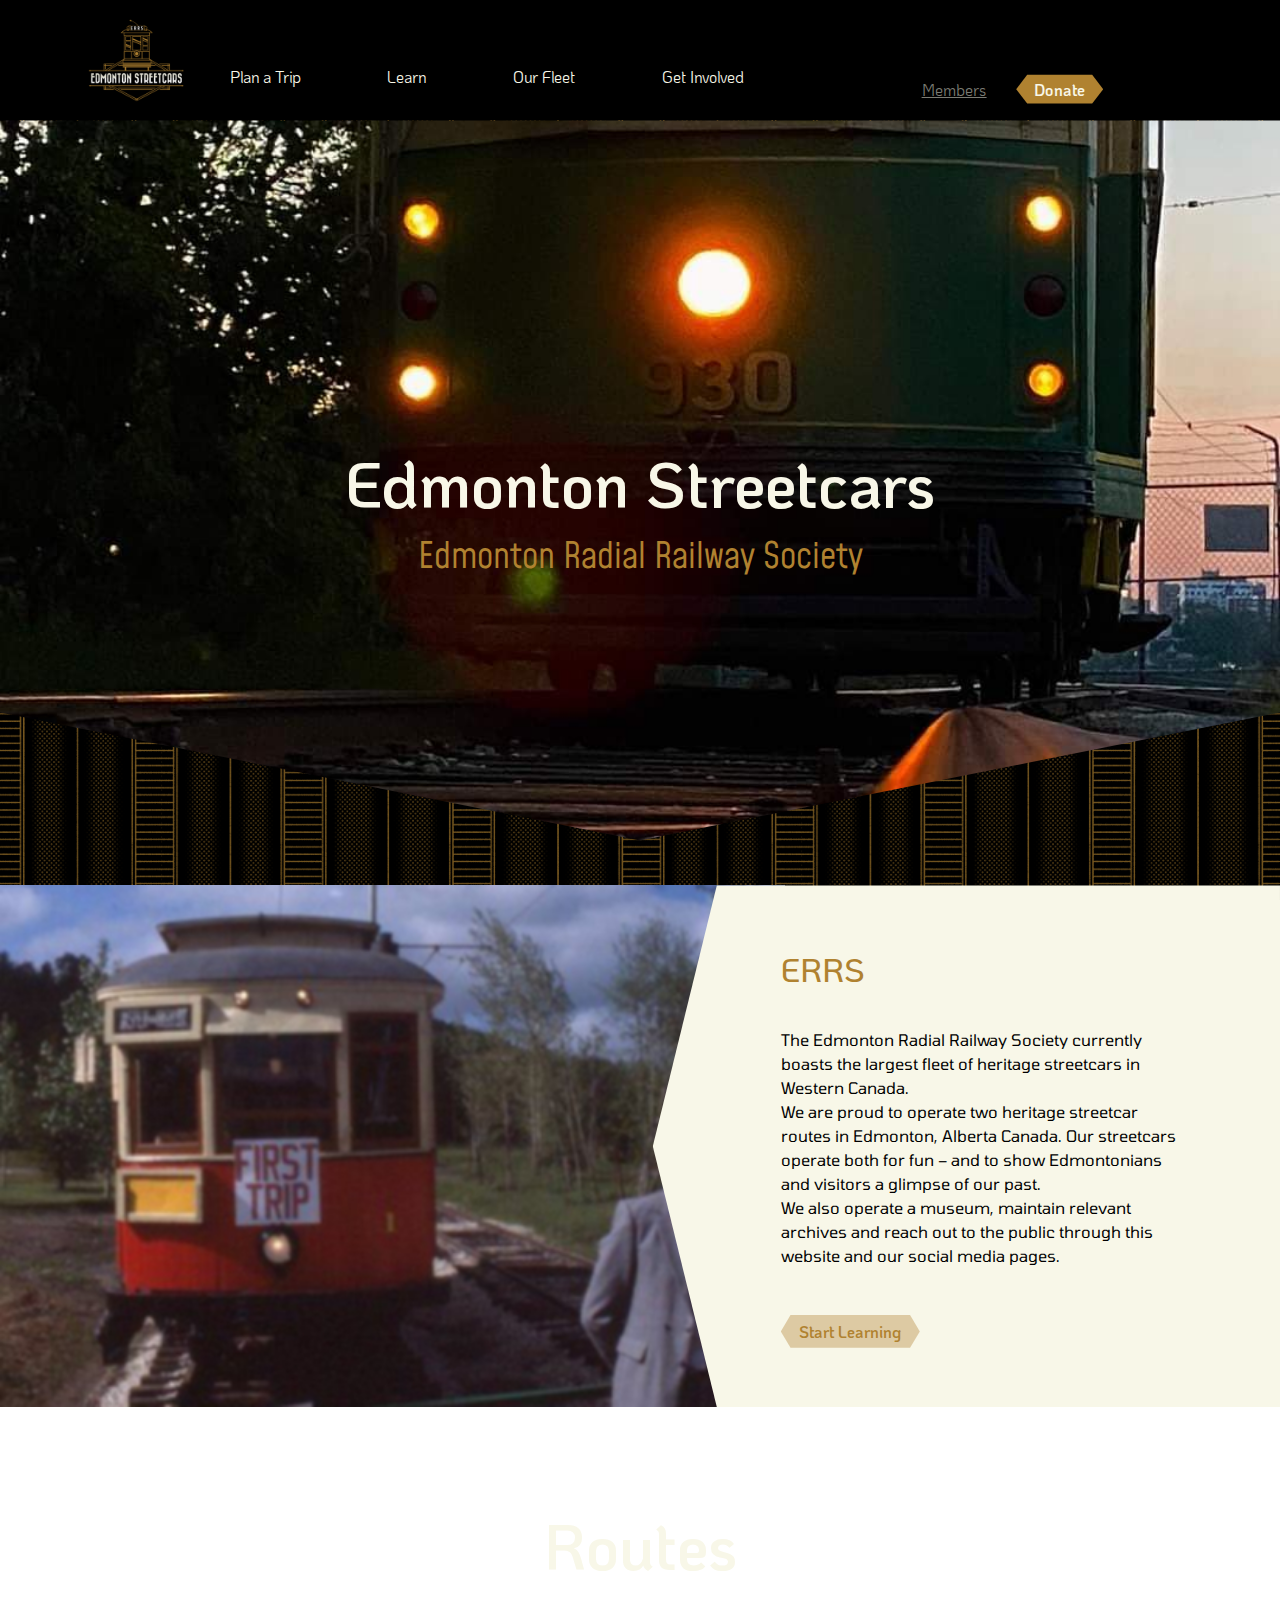
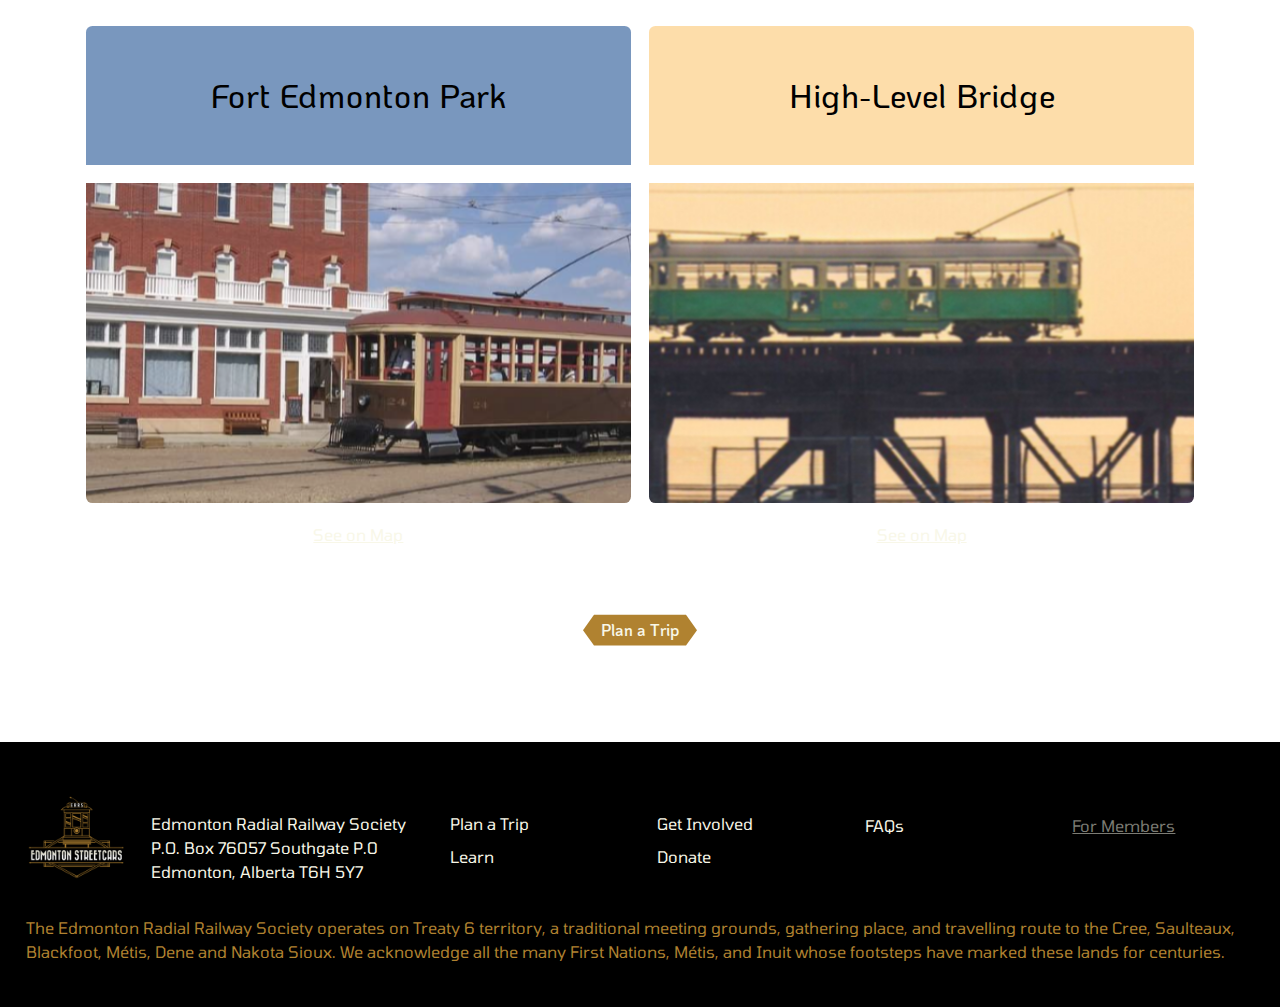
<file: index.html>
<!DOCTYPE html>
<html>
<head>
	<meta charset="utf-8">
	<meta name="viewport" content="width=device-width, initial-scale=1">
	<title>Edmonton Streetcars - Home</title>

	<!-- STYLES --->
		<link rel="stylesheet" type="text/css" href="normalize.css">
		<link rel="stylesheet" type="text/css" href="layout.css">
		<link rel="stylesheet" type="text/css" href="style.css">

	<!-- FONTS -->
		<link rel="preconnect" href="https://fonts.googleapis.com">
		<link rel="preconnect" href="https://fonts.gstatic.com" crossorigin>
		<link href="https://fonts.googleapis.com/css2?family=KoHo:ital,wght@0,400;0,500;0,600;0,700;1,400;1,500;1,600;1,700&family=Mohave:ital,wght@0,300..700;1,300..700&family=Open+Sans:ital,wght@0,300..800;1,300..800&family=Tomorrow:ital,wght@0,400;0,500;0,600;0,700;1,400;1,500;1,600;1,700&display=swap" rel="stylesheet">

</head>

<body>

	<header class="header-container fill-black overflow" style="overflow: hidden; ">
		<div>
			<div class="row row-align">
				<div class="col col-lg-1">
					<a href="index.html"><img src="Images/Logo.png" class="logo-size"></a>
				</div>

				<div class="col col-lg-8 sm-hide">
					<nav>
						<ul class="header-padding-1">
							<li><a href="PlanTrip.html" class="nav-link">Plan a Trip</a></li>
							<li><a href="Learn.html" class="nav-link">Learn</a></li>
							<li><a href="OurFleet.html" class="nav-link">Our Fleet</a></li>
							<li><a class="nav-link">Get Involved</a></li>

						</ul>
					</nav>
				</div>

				<div class="header-padding-2">
					<a class="nav-link-members">Members</a>
					<a class="button-1 space-left">Donate</a>
				</div>

			</div>
		</div>
		
	</header>

	<main>

	<!-- HERO -->
		<section class="container position-relative">
			<div class="flex-stack hero-section-home display-flex z-index-3">
				<div class="position-relative">
					<div class="col col-lg-12 hero-box-home position-absolute">
						<img src="Images/Hero_StreetcarLights.jpg" class="img-full-vw">
					</div>
					<div class="position-relative hero-text-home">
						<h1>Edmonton Streetcars</h1>
						<h2>Edmonton Radial Railway Society</h2>
					</div>
				</div>
			</div>
			
				
			
		</section>

		<section class="short-img-grid container"> <!-- Grid items should overlap -->

			<div class="short-grid-left">
				<img src="Images/FirstTrip.jpg" class="img-height-full">
			</div>

			<div class="short-grid-right">
				<div class="narrow-txt-box">
					<h3>ERRS</h3>
					<p>The Edmonton Radial Railway Society currently boasts the largest fleet of heritage streetcars in Western Canada.<br>We are proud to operate two heritage streetcar routes in Edmonton, Alberta Canada. Our streetcars operate both for fun – and to show Edmontonians and visitors a glimpse of our past.<br>We also operate a museum, maintain relevant archives and reach out to the public through this website and our social media pages.</p>
					<div class="small-top-padding">
						<a href="Learn.html" class="button-2">Start Learning</a>
					</div>
					
				</div>
					
			</div>
			
				
		</section>


		<!-- ROUTES SECTION -->
		<section class="margin space-above">

			<h2 class="h1 text-center">Routes</h2>
								
			<div class="container">
				<div class="row">
					<div class="col col-lg-6">
						<h3 class="routes-txt-box-1 txt-black">Fort Edmonton Park</h3>
						<div>
							<img src="Images/FortEdmontonPark_1.png" class="img-full routes-img-1">
						</div>
						<p class="route-map-link">See on Map</p>
					</div>
					
					<div class="col col-lg-6">
						<h3 class="routes-txt-box-2 txt-black">High-Level Bridge</h3>
						<div>
							<img src="Images/HighLevelBridge_1.jpeg" class="img-full routes-img-2 route-hover">
						</div>
						<p class="route-map-link">See on Map</p>
					</div>
				</div>
			
			</div>
			<div class="button-centered">
				<a href="PlanTrip" class="button-1 half-space-above space-below">Plan a Trip</a>
			</div
				
		</section>

	</main>
	
	<footer class="fill-black">
		<div class="footer-grid">
			<div class="span-1">
				<img src="Images/Logo.png" class="logo-size">
			</div>
			
			<div class="span-3">
				<p class="txt-light">Edmonton Radial Railway Society<br>P.O. Box 76057 Southgate P.0<br>Edmonton, Alberta T6H 5Y7</p>
			</div>

			<div class="span-3">
				<ul>
					<li><a href="PlanTrip.html" class="txt-light ">Plan a Trip</a></li>
					<li><a href="Learn.html" class="txt-light">Learn</a></li>
				</ul>
			</div>
			<div class="span-3 display-flex">
				<ul>
					<li><a class="txt-light">Get Involved</a></li>
					<li><a class="txt-light">Donate</a></li>
				</ul>
			</div>
			<div class="span-3 footer-padding">
				<a class="txt-light">FAQs</a>
			</div>
			<div class="span-2 footer-padding">
				<a class="txt-Members">For Members</a>
			</div>

		</div>
		<p class="txt-gold">The Edmonton Radial Railway Society operates on Treaty 6 territory, a traditional meeting grounds, gathering place, and travelling route to the Cree, Saulteaux, Blackfoot, Métis, Dene and Nakota Sioux. We acknowledge all the many First Nations, Métis, and Inuit whose footsteps have marked these lands for centuries.</p>
	</footer>


</body>
</html>
</file>
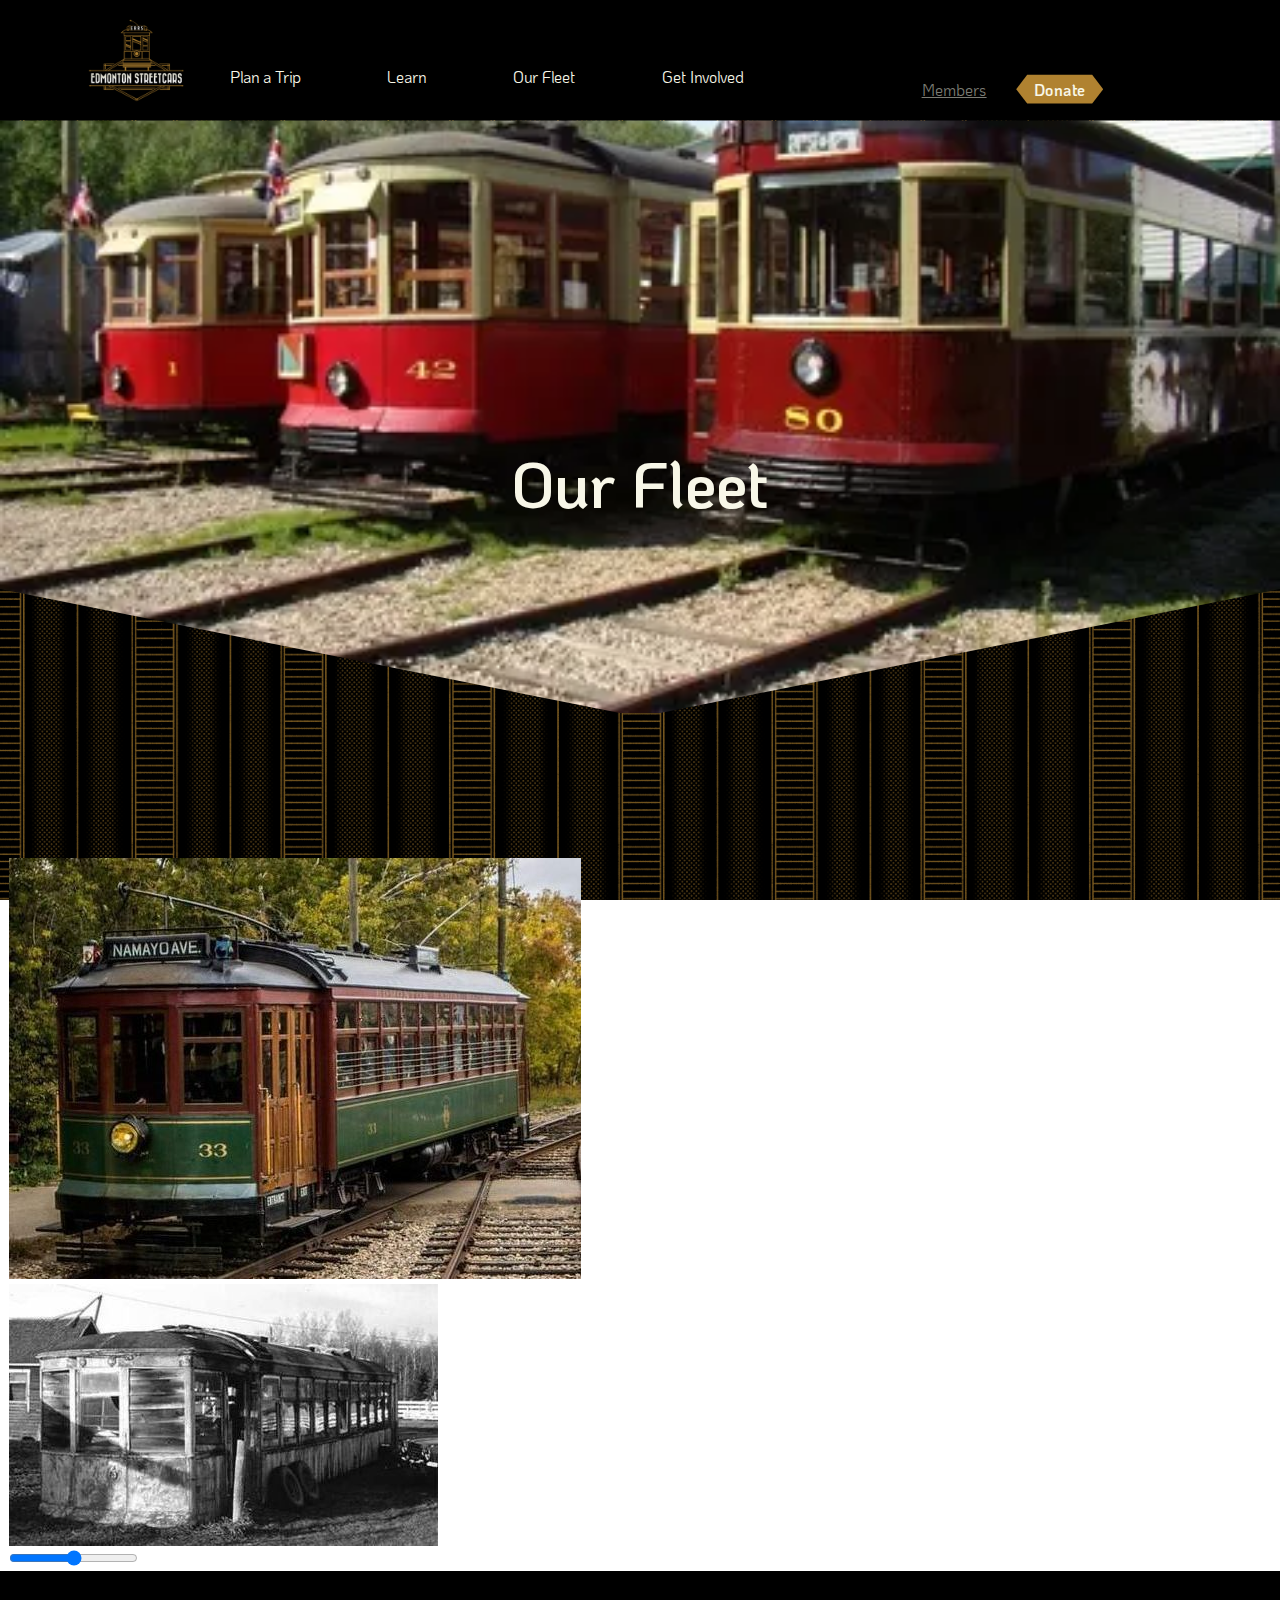
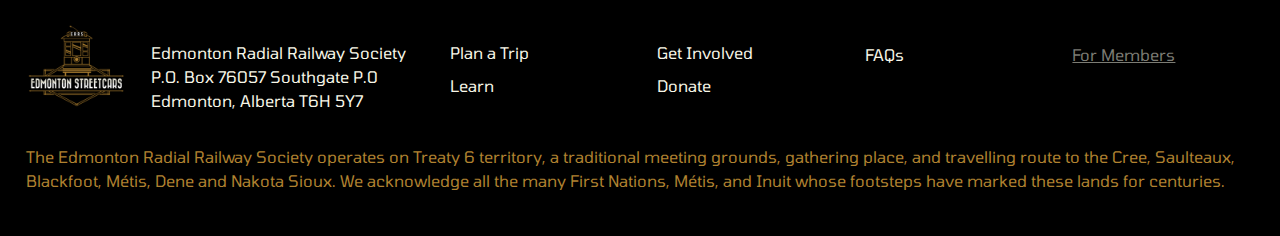
<file: OurFleet.html>
<!DOCTYPE html>
<html>
<head>
	<meta charset="utf-8">
	<meta name="viewport" content="width=device-width, initial-scale=1">
	<title>Edmonton Streetcars - Our Fleet</title>

	<!-- STYLES --->
		<link rel="stylesheet" type="text/css" href="normalize.css">
		<link rel="stylesheet" type="text/css" href="layout.css">
		<link rel="stylesheet" type="text/css" href="style.css">

	<!-- FONTS -->
		<link rel="preconnect" href="https://fonts.googleapis.com">
		<link rel="preconnect" href="https://fonts.gstatic.com" crossorigin>
		<link href="https://fonts.googleapis.com/css2?family=KoHo:ital,wght@0,400;0,500;0,600;0,700;1,400;1,500;1,600;1,700&family=Mohave:ital,wght@0,300..700;1,300..700&family=Open+Sans:ital,wght@0,300..800;1,300..800&family=Tomorrow:ital,wght@0,400;0,500;0,600;0,700;1,400;1,500;1,600;1,700&display=swap" rel="stylesheet">
</head>
<body>
	<header class="header-container fill-black">
		<div>
			<div class="row row-align">
				<div class="col col-lg-1">
					<a href="index.html"><img src="Images/Logo.png" class="logo-size"></a>
				</div>

				<div class="col col-lg-8 sm-hide">
					<nav>
						<ul class="header-padding-1">
							<li><a href="PlanTrip.html" class="nav-link">Plan a Trip</a></li>
							<li><a href="Learn.html" class="nav-link">Learn</a></li>
							<li><a href="OurFleet.html" class="nav-link">Our Fleet</a></li>
							<li><a class="nav-link">Get Involved</a></li>

						</ul>
					</nav>
				</div>

				<div class="header-padding-2">
					<a class="nav-link-members">Members</a>
					<a class="button-1 space-left">Donate</a>
				</div>

			</div>
		</div>
		
	</header>

	<main>
		<section class="container position-relative">
			<div class="flex-stack hero-section-otherpages display-flex z-index-3">
				<div class="position-relative">
					<div class="col col-lg-12 hero-box-learn position-absolute">
						<img src="Images/OurFleet.webp" class="img-full-vw img-shift" alt="">
					</div>
					<div class="position-relative hero-text-otherpages">
						<h1>Our Fleet</h1>
					</div>
				</div>
			</div>
			
		</section>

		<section> <!-- Image slider comes from https://www.youtube.com/watch?v=1s9QRILKNa8-->
			<div class="row">
				<div class="col col-lg-8">
					<div class="img-slider-container">
						<div id="left" class="slider-div">
							<img src="Images/RepairedCar_After.jpg" alt="Photo of a repaired streetcar" class="slider-img">
							
						</div>
						<div id="right" class="slider-div">
							<img src="Images/RepairedCar_Before.jpg" alt="Photo of a streetcar before it's repairs" class="slider-img">
							
						</div>
						<input type="range" class="slider-input">
					</div>
				</div>
					
			</div>
				
				


		</section>

		
	</main>

	<footer class="fill-black">
		<div class="footer-grid">
			<div class="span-1">
				<img src="Images/Logo.png" class="logo-size">
			</div>
			
			<div class="span-3">
				<p class="txt-light">Edmonton Radial Railway Society<br>P.O. Box 76057 Southgate P.0<br>Edmonton, Alberta T6H 5Y7</p>
			</div>

			<div class="span-3">
				<ul>
					<li><a href="PlanTrip.html" class="txt-light ">Plan a Trip</a></li>
					<li><a href="Learn.html" class="txt-light">Learn</a></li>
				</ul>
			</div>
			<div class="span-3 display-flex">
				<ul>
					<li><a class="txt-light">Get Involved</a></li>
					<li><a class="txt-light">Donate</a></li>
				</ul>
			</div>
			<div class="span-3 footer-padding">
				<a class="txt-light">FAQs</a>
			</div>
			<div class="span-2 footer-padding">
				<a class="txt-Members">For Members</a>
			</div>

		</div>
		<p class="txt-gold">The Edmonton Radial Railway Society operates on Treaty 6 territory, a traditional meeting grounds, gathering place, and travelling route to the Cree, Saulteaux, Blackfoot, Métis, Dene and Nakota Sioux. We acknowledge all the many First Nations, Métis, and Inuit whose footsteps have marked these lands for centuries.</p>
	</footer>

	
</body>
</html>
</file>
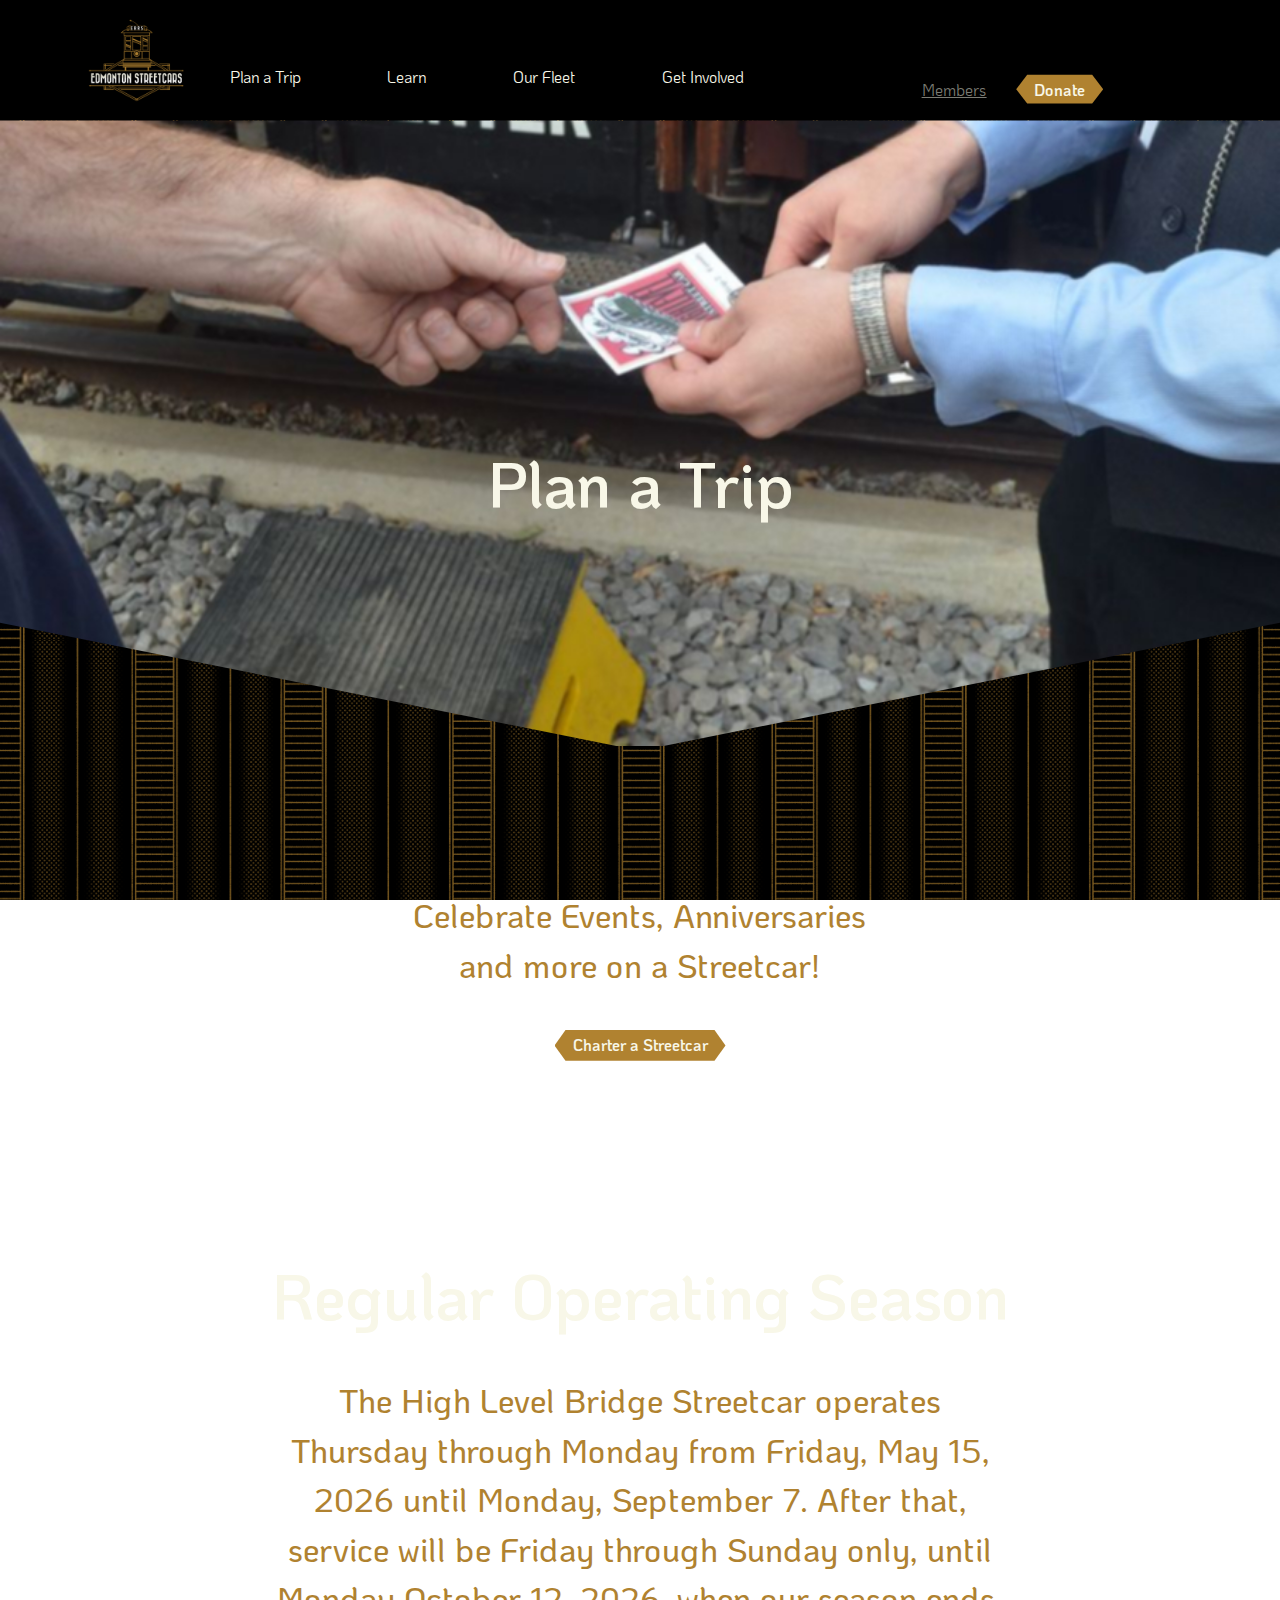
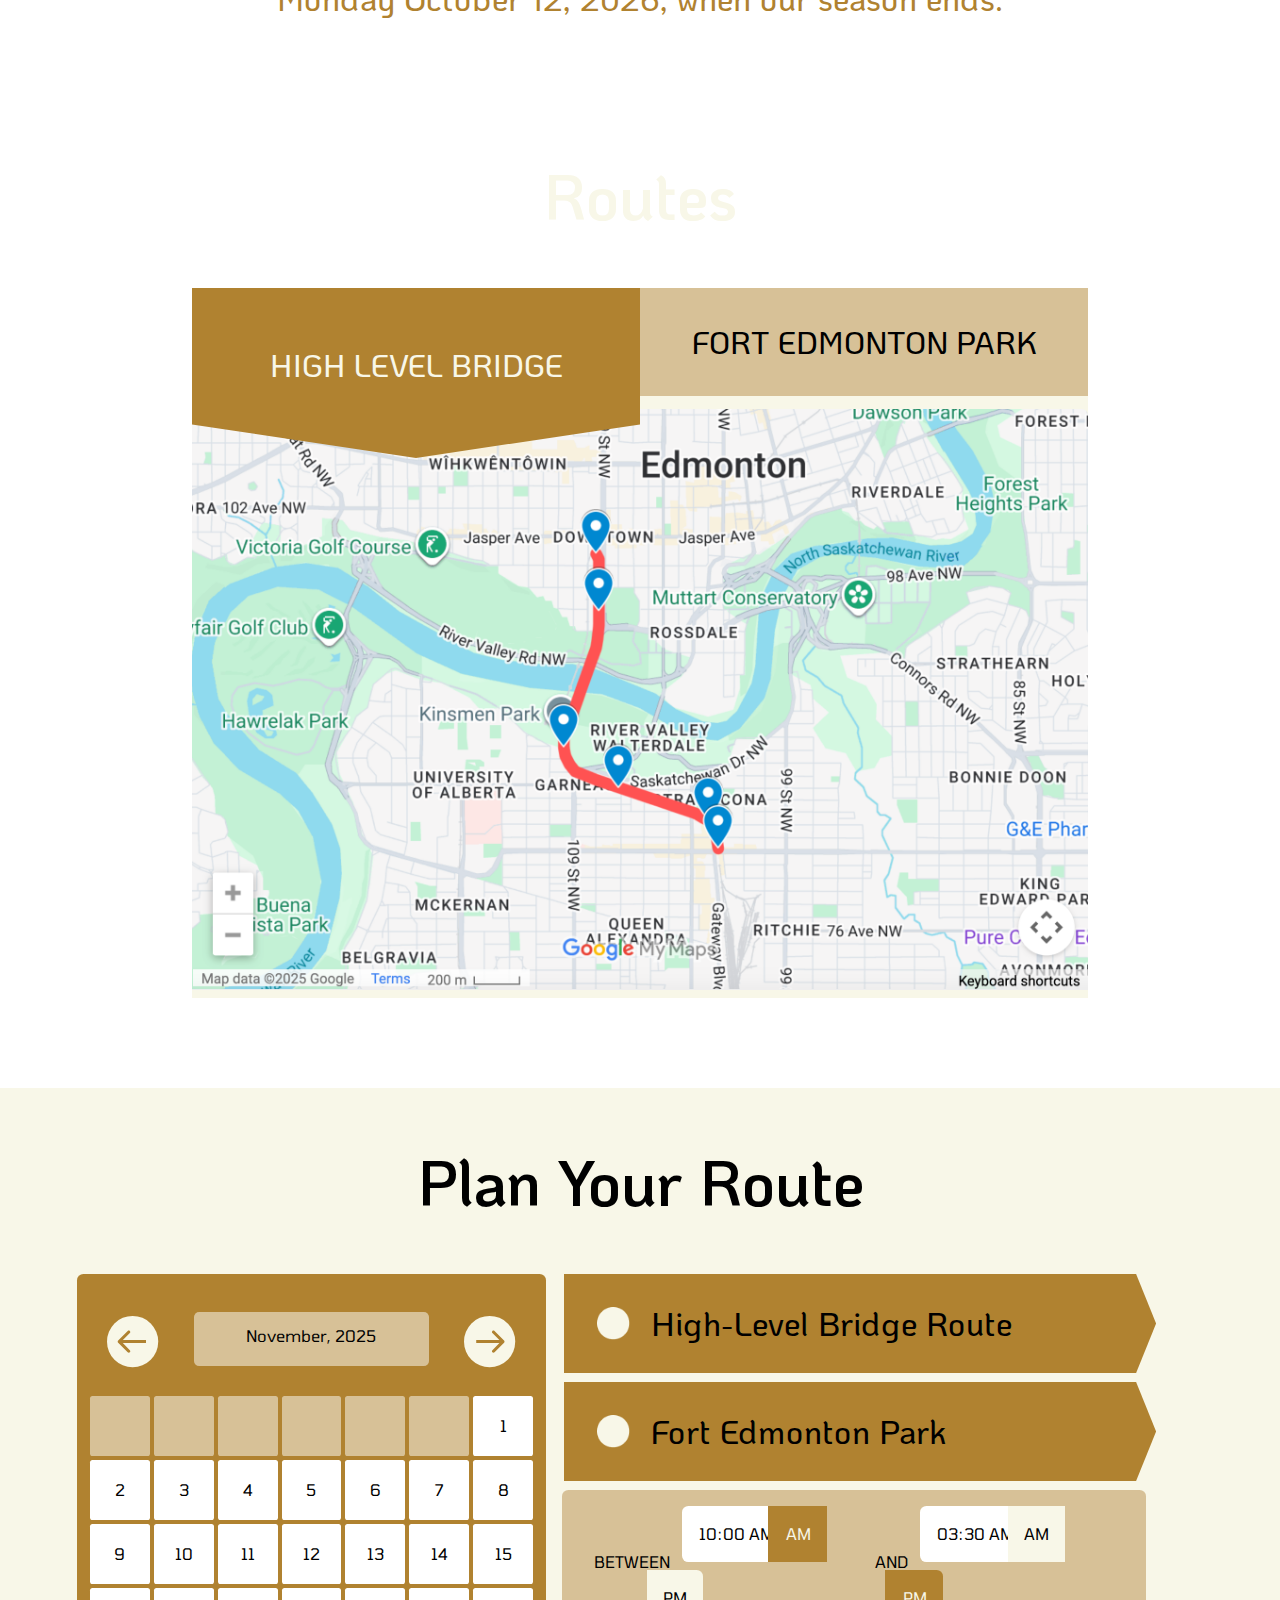
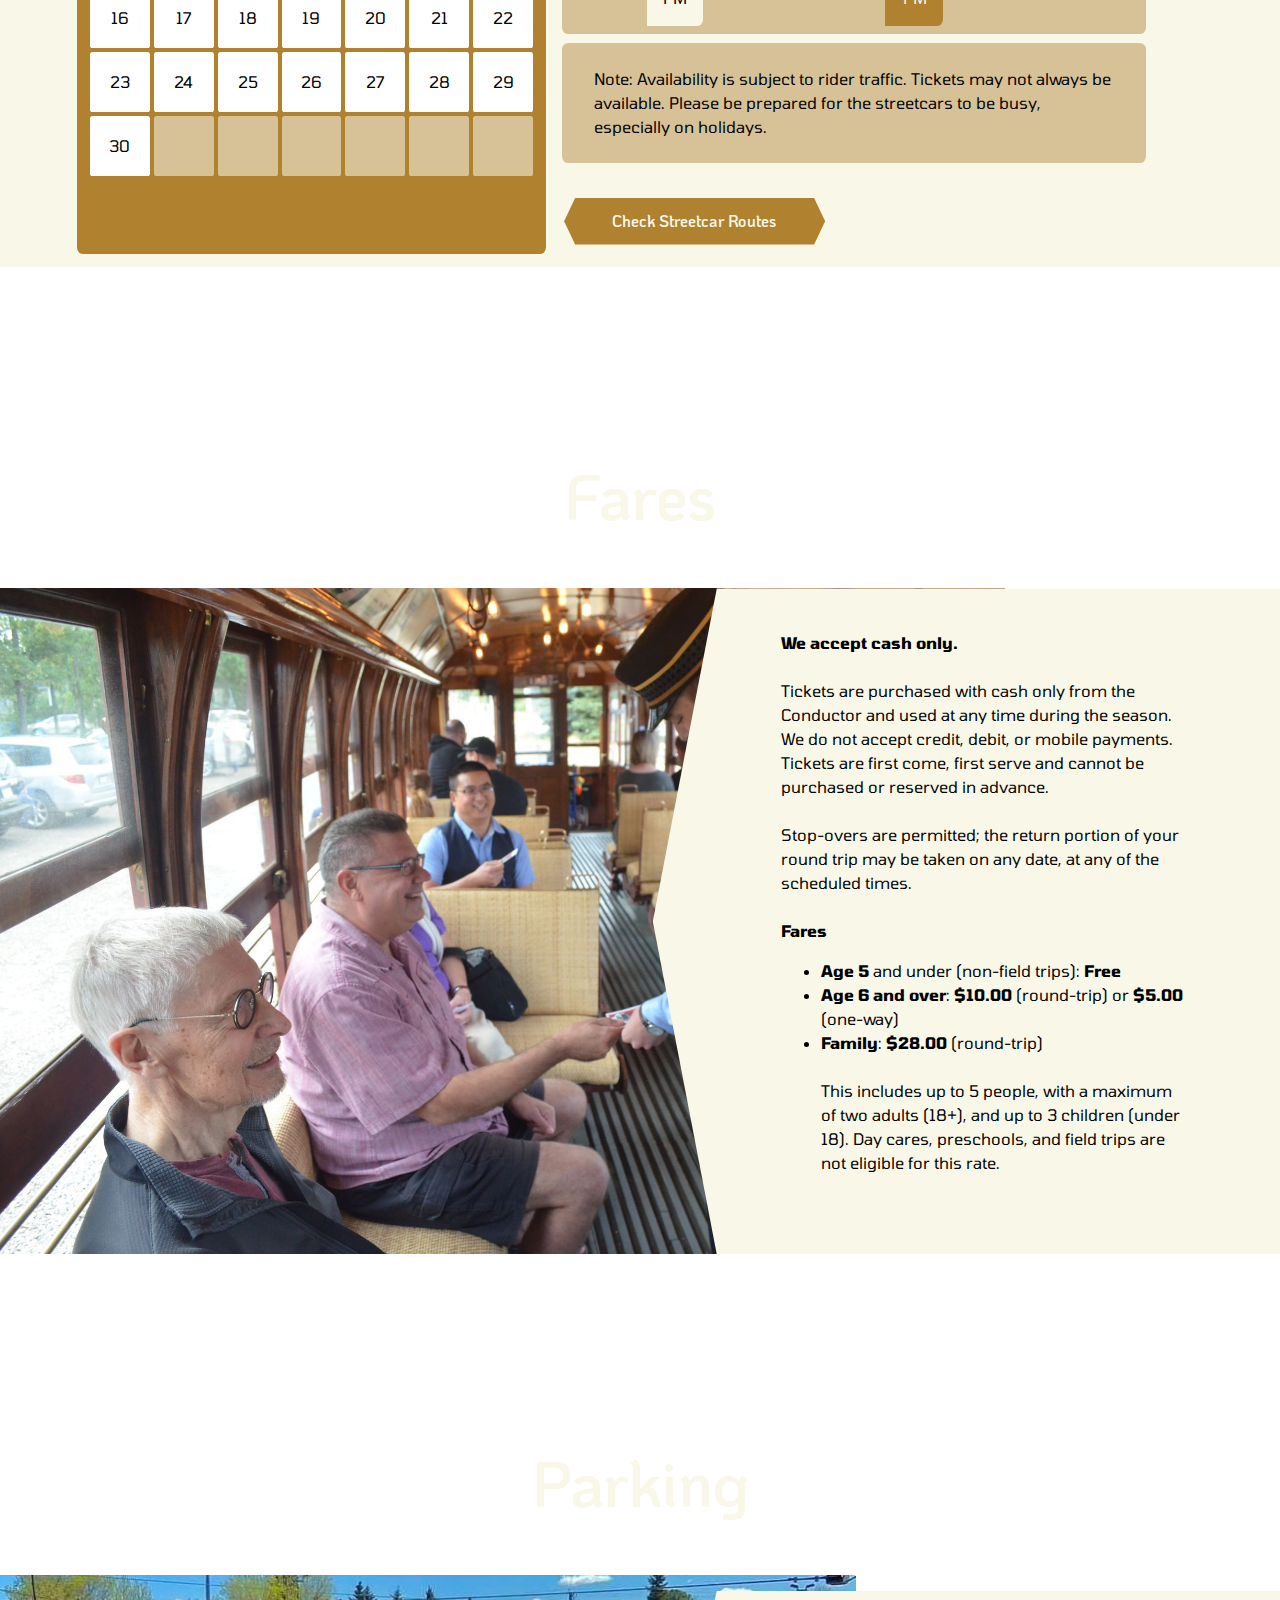
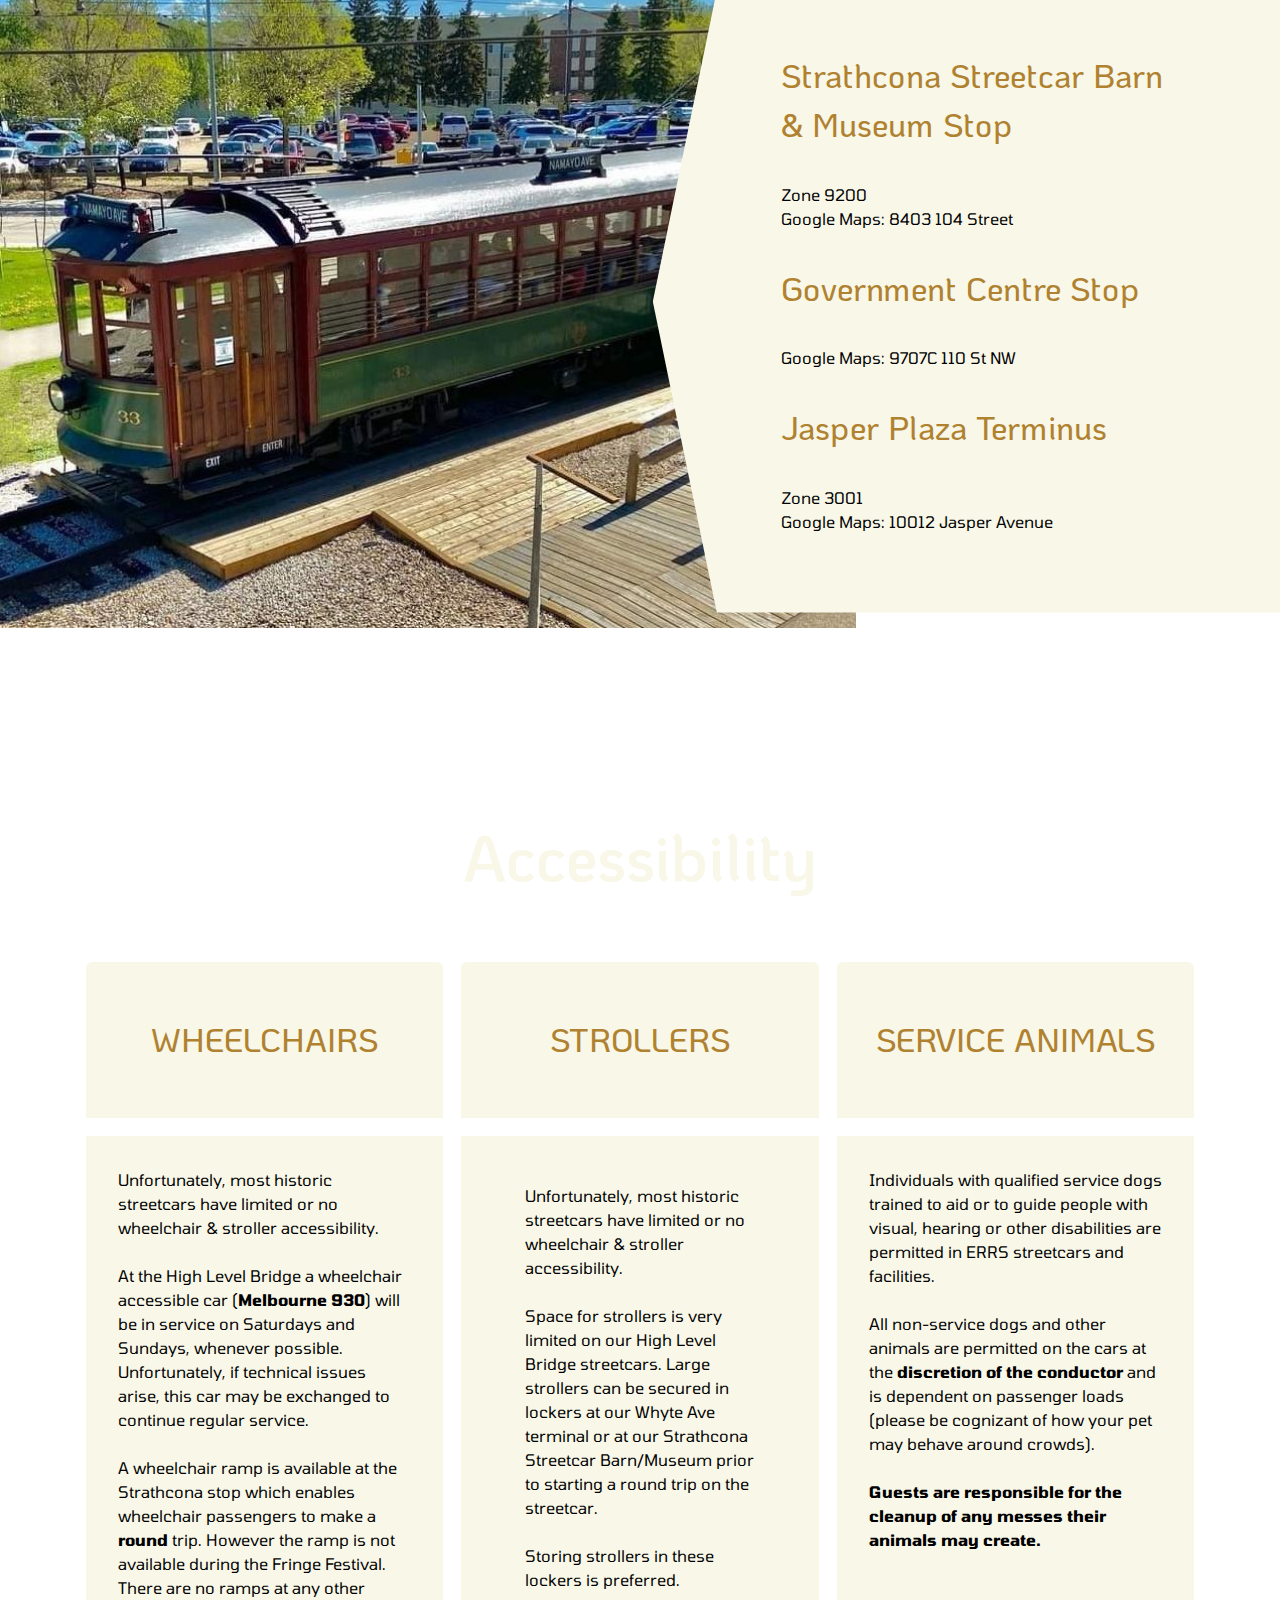
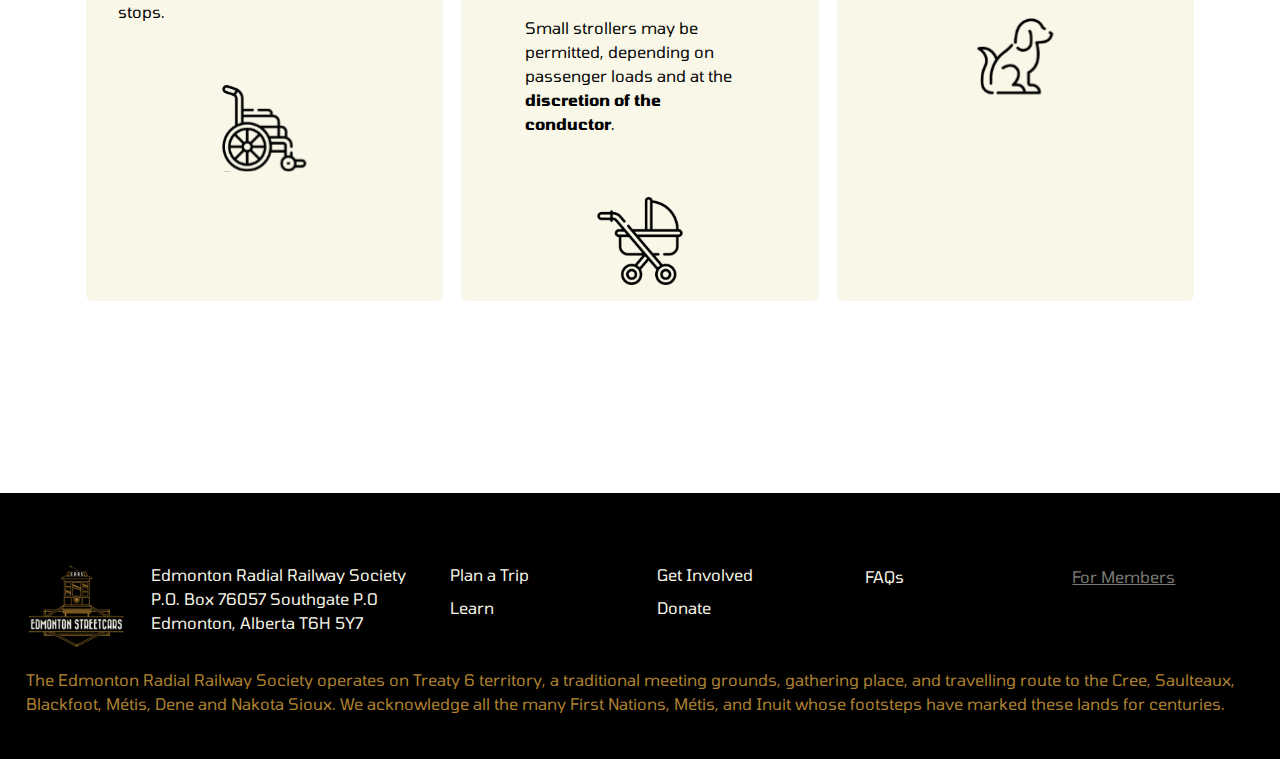
<file: PlanTrip.html>
<!DOCTYPE html>
<html>
<head>
	<meta charset="utf-8">
	<meta name="viewport" content="width=device-width, initial-scale=1">
	<title>Edmonton Streetcars - Plan a Trip</title>

	<!-- STYLES --->
		<link rel="stylesheet" type="text/css" href="normalize.css">
		<link rel="stylesheet" type="text/css" href="layout.css">
		<link rel="stylesheet" type="text/css" href="style.css">

	<!-- FONTS -->
		<link rel="preconnect" href="https://fonts.googleapis.com">
		<link rel="preconnect" href="https://fonts.gstatic.com" crossorigin>
		<link href="https://fonts.googleapis.com/css2?family=KoHo:ital,wght@0,400;0,500;0,600;0,700;1,400;1,500;1,600;1,700&family=Mohave:ital,wght@0,300..700;1,300..700&family=Open+Sans:ital,wght@0,300..800;1,300..800&family=Tomorrow:ital,wght@0,400;0,500;0,600;0,700;1,400;1,500;1,600;1,700&display=swap" rel="stylesheet">
</head>
<body>
	<header class="header-container fill-black">
		<div> 
			<div class="row row-align sm-justify-space-between sm-align-center">
				<div class="col col-lg-1">
					<a href="index.html"><img src="Images/Logo.png" class="logo-size" alt="ERRS logo icon"></a>
				</div>

				<div class="col col-lg-8 sm-hide">
					<nav>
						<ul class="header-padding-1">
							<li><a href="PlanTrip.html" class="nav-link">Plan a Trip</a></li>
							<li><a href="Learn.html" class="nav-link">Learn</a></li>
							<li><a href="OurFleet.html" class="nav-link">Our Fleet</a></li>
							<li><a class="nav-link">Get Involved</a></li>

						</ul>
					</nav>
				</div>

				<div class="header-padding-2 sm-hide">
					<a class="nav-link-members">Members</a>
					<a class="button-1 space-left">Donate</a>
				</div>

				<div class="hamburger"> 
					<div class="line"></div>
					<div class="line"></div>
					<div class="line"></div>
				</div>

				
			</div>
		</div>
		
	</header>

	<main>

		<!-- HERO -->
		<section class="container position-relative">
			<div class="flex-stack hero-section-otherpages display-flex z-index-3">
				<div class="position-relative">
					<div class="col col-lg-12 hero-box-learn position-absolute">
						<img src="Images/Hero_Passengers.JPG" class="img-full-vw" alt="A photo of a streetcar conductor hole punching a ticket stub">
					</div>
					<div class="position-relative hero-text-otherpages">
						<h1>Plan a Trip</h1>
					</div>
				</div>
			</div>


			<!-- CHARTER A STREETCAR CTA -->

			<div class="row row-justify-center">
				<div class="col col-lg-5 text-center col-sm-10">
					<h3>Celebrate Events, Anniversaries and more on a Streetcar!</h3>
				</div>
				
			</div>
			<div class="button-centered">
				<a href="" class="button-1 double-space-below">Charter a Streetcar</a>
			</div>
			
		</section>


		<!-- OPERATING SEASON SECTION -->

		<section>
			<h2 class="h1 text-center">Regular Operating Season</h2>
			<div class="row row-justify-center">
				<div class="col col-lg-7 text-center col-sm-10">
					<h3>The High Level Bridge Streetcar operates Thursday through Monday from Friday, May 15, 2026 until Monday, September 7. After that, service will be Friday through Sunday only, until Monday October 12, 2026, when our season ends.</h3>
				</div>
			</div>

		</section>


		<!-- ROUTE MAPS SECTION -->

		<section class="display-flex justify-content-center space-below sm-hide">
			<div>
				<h2 class="h1 text-center space-above half-space-below">Routes</h2>
				<div class="route-map-box fill-light">
					<div class="route-selector-grid" >
						<input id="hl-bridge-route" type="radio" name="route-page" class="radio-buttons" checked>	
						<label for="hl-bridge-route" class="h3 txt-uppercase">High Level Bridge</label>

						<input id="fe-park-route" type="radio" name="route-page" class="radio-buttons">	
						<label for="fe-park-route" class="h3 txt-uppercase">Fort Edmonton Park</label>

						<div class="hl-b-map map-box route-selector-span position-relative">
							<img src="Images/HighLevelBridge_Map.png" class="img-full position-relative z-index-3" alt="A map view of the High Level Bridge streetcar route">
						</div>
					<!-- ! The site doesn't have a map for this route, so I couldn't change it... ! -->
						<div class="fep-map map-box route-selector-span position-relative">
							<img src="Images/HighLevelBridge_Map.png" class="img-full position-relative z-index-3" alt="A map view of the Fort Edmonton Park streetcar route">
						</div>

					</div>
				</div>
					
				
		</section>

		<!-- PLAN YOUR ROUTE SECTION -->
		<section class="fill-light sm-space-above">
			<h2 class="h1 text-center half-padding-above half-space-below txt-black">Plan Your Route</h2>
			<div class="margin">
				<form class="row sm-justify-content-center">

					<!-- Mobile Direction/Route Radio Buttons -->
					<div class="col col-lg-7 col-sm-12 smaller-space-above sm-show">
						<div class="row">
							<div class="col col-lg-12 align-flex-start">
								<input id="hlb-route" type="radio" name="route-planner" class="radio-buttons">
								<img src="Images/checked.png" class="radio-checked radio-button-route-planner hover-pointer" alt="The radio button for the High Level Bridge Route is selected"><img src="Images/unchecked.png" class="radio-unchecked radio-button-route-planner hover-pointer" alt="A radio button to select the High Level Bridge Route Option"><label for="hlb-route" class="h3 txt-black line-height-100 hover-pointer">High-Level Bridge Route</label>
							</div>
						</div>
						<div class="row">
							<div class="col col-lg-12 align-flex-start">
								<input id="fep-route" type="radio" name="route-planner" class="radio-buttons radio-button-route-planner">
								<img src="Images/checked.png" class="radio-checked radio-button-route-planner hover-pointer" alt="The radio button for the Fort Edmonton Park Route is selected"><img src="Images/unchecked.png" class="radio-unchecked radio-button-route-planner hover-pointer" alt="A radio button to select the Fort Edmonton Park Route Option">
								<label for="fep-route" class="h3 txt-black line-height-100 hover-pointer">Fort Edmonton Park</label>
							</div>
						</div>
					</div>

					<!-- Calendar Picker -->
					<div class="calendar-box col col-lg-5 col-sm-11">
						<div class="inline-flex justify-space-around width-100">
							<img src="Images/ArrowLeft.svg" class="arrow-margin" alt="Arrow to switch to previous month">
														
							<div class="calendar-month-text">
								<p class="line-height-100">November, 2025</p>
							</div>

							<img src="Images/ArrowRight.svg" class="arrow-margin" alt="Arrow to switch to next month">
							
						</div>
								
							
						<div class="calendar-grid">
							<div class="calendar-dayless-box">
							</div>
							<div class="calendar-dayless-box">
							</div>
							<div class="calendar-dayless-box">
							</div>
							<div class="calendar-dayless-box">
							</div>
							<div class="calendar-dayless-box">
							</div>
							<div class="calendar-dayless-box">
							</div>

							<div class="calendar-day-box">
								<p class="no-line-height">1</p>
							</div>
							<div class="calendar-day-box">
								<p class="no-line-height">2</p>
							</div>
							<div class="calendar-day-box">
								<p class="no-line-height">3</p>
							</div>
							<div class="calendar-day-box">
								<p class="no-line-height">4</p>
							</div>
							<div class="calendar-day-box">
								<p class="no-line-height">5</p>
							</div>
							<div class="calendar-day-box">
								<p class="no-line-height">6</p>
							</div>
							<div class="calendar-day-box">
								<p class="no-line-height">7</p>
							</div>
							<div class="calendar-day-box">
								<p class="no-line-height">8</p>
							</div>
							<div class="calendar-day-box">
								<p class="no-line-height">9</p>
							</div>
							<div class="calendar-day-box">
								<p class="no-line-height">10</p>
							</div>
							<div class="calendar-day-box">
								<p class="no-line-height">11</p>
							</div>
							<div class="calendar-day-box">
								<p class="no-line-height">12</p>
							</div>
							<div class="calendar-day-box">
								<p class="no-line-height">13</p>
							</div>
							<div class="calendar-day-box">
								<p class="no-line-height">14</p>
							</div>
							<div class="calendar-day-box">
								<p class="no-line-height">15</p>
							</div>
							<div class="calendar-day-box">
								<p class="no-line-height">16</p>
							</div>
							<div class="calendar-day-box">
								<p class="no-line-height">17</p>
							</div>
							<div class="calendar-day-box">
								<p class="no-line-height">18</p>
							</div>
							<div class="calendar-day-box">
								<p class="no-line-height">19</p>
							</div>
							<div class="calendar-day-box">
								<p class="no-line-height">20</p>
							</div>
							<div class="calendar-day-box">
								<p class="no-line-height">21</p>
							</div>
							<div class="calendar-day-box">
								<p class="no-line-height">22</p>
							</div>
							<div class="calendar-day-box">
								<p class="no-line-height">23</p>
							</div>
							<div class="calendar-day-box">
								<p class="no-line-height">24</p>
							</div>
							<div class="calendar-day-box">
								<p class="no-line-height">25</p>
							</div>
							<div class="calendar-day-box">
								<p class="no-line-height">26</p>
							</div>
							<div class="calendar-day-box">
								<p class="no-line-height">27</p>
							</div>
							<div class="calendar-day-box">
								<p class="no-line-height">28</p>
							</div>
							<div class="calendar-day-box">
								<p class="no-line-height">29</p>
							</div>
							<div class="calendar-day-box">
								<p class="no-line-height">30</p>
							</div>

							<div class="calendar-dayless-box">
								<p></p>
							</div>
							<div class="calendar-dayless-box">
								<p></p>
							</div>
							<div class="calendar-dayless-box">
								<p></p>
							</div>
							<div class="calendar-dayless-box">
								<p></p>
							</div>
							<div class="calendar-dayless-box">
								<p></p>
							</div>
							<div class="calendar-dayless-box">
								<p></p>
							</div>
						</div> 
					</div>
					
					<div class="col col-lg-7 col-sm-12 smaller-space-above">

						<!-- Desktop Direction/Route Radio Buttons --> 
						<div class="row sm-hide">
							<div class="col col-lg-12 align-flex-start">
								<input id="hlb-route" type="radio" name="route-planner" class="radio-buttons">
								<img src="Images/checked.png" class="radio-checked radio-button-route-planner" alt="The radio button for the High Level Bridge Route is selected"><img src="Images/unchecked.png" class="radio-unchecked radio-button-route-planner hover-pointer" alt="A radio button to select the High Level Bridge Route Option"><label for="hlb-route" class="h3 txt-black line-height-100">High-Level Bridge Route</label>
							</div>
						</div>
						<div class="row sm-hide">
							<div class="col col-lg-12 align-flex-start">
								<input id="fep-route" type="radio" name="route-planner" class="radio-buttons radio-button-route-planner">
								<img src="Images/checked.png" class="radio-checked radio-button-route-planner" alt="The radio button for the Fort Edmonton Park Route is selected"><img src="Images/unchecked.png" class="radio-unchecked radio-button-route-planner" alt="A radio button to select the Fort Edmonton Park Route Option">
								<label for="fep-route" class="h3 txt-black line-height-100 hover-pointer">Fort Edmonton Park</label>
							</div>
						</div>

						<!-- Time pickers -->   
							<!-- Note: Default time pickers change size depending on the device (and/or browser) used, and may not fit well in their intended area -->
						<div class="row sm-no-margin-top">
							<div class="col col-lg-11 align-flex-start time-note-input-box justify-space-between justify-content-center align-items-center col-sm-12">
								<p class="txt-uppercase line-height-100">Between</p>
								<div class=" justify-content-center align-items-center">
									<input type="time" name="time-start" class="p time-box" value="10:00">

									<input id="am1" type="radio" name="time-start" class="radio-buttons am-button sm-hide" checked>
									<label for="am" class="p txt-light inline-block sm-hide">AM</label> <!-- Note: clickable/hover area is way to the right of this element, likely because of it's negative margins (?) - even though the second AM hover/clickable area seems fine.. I am not sure how to fix this -->

									<input id="pm1" type="radio" name="time-start" class="radio-buttons pm-button sm-hide">
									<label for="pm1" class="p txt-light inline-block sm-hide">PM</label>
								</div>
								<p class="txt-uppercase no-line-height ">and</p>
								<div class=" justify-content-center align-items-center">
									<input type="time" name="time-end" class="p time-box" value="03:30">

									<input id="am2" type="radio" name="time-end" class="radio-buttons am-button sm-hide">
									<label for="am2" class="p txt-light inline-block sm-hide">AM</label>

									<input id="pm2" type="radio" name="time-end" class="radio-buttons pm-button sm-hide" checked>
									<label for="pm2" class="p txt-light inline-block sm-hide">PM</label>
								</div>
								
							</div>
						</div>
						<!-- Disclaimer Note -->
						<div class="row">
							<div class="col col-lg-11 align-flex-start time-note-input-box justify-space-around">
								<p>Note: Availability is subject to rider traffic. Tickets may not always be available. Please be prepared for the streetcars to be busy, especially on holidays.</p>
							</div>
						</div>
						<!-- Submit Button's Label -->
						<div class="row">
							<div class="col col-lg-11 col-sm-12 align-flex-start sm-justify-content-center">
								<label for="route-planner-section" class="button-adjust button-1">Check Streetcar Routes</label>
							</div>
						</div>
						
					</div>
					
					<!-- Submit Button -->
					<input id="route-planner-section" type="radio" name="show-next-section" class="radio-buttons">
					
					<!-- Results Section (If shown) -->
					<div class="col col-lg-12 hidden-section results-container sm-justify-content-center">
						<div class="row streetcar-and-direction-box sm-justify-content-center">
							<h3 class="txt-black sm-text-center">Melbourne 930 - High Level Bridge - to Downtown</h3>
						</div>

						<div class="row">
							<p class="padding-left sm-text-center">Thursday, November 27, 2025  –  2:30 - 3:00 PM</p>
						</div>

						<div class="row margin-left justify-space-between">
							<p class="text-results-box text-results-width-more sm-text-center"><b>Government Center Stop</b></p>
							<p class="text-results-box text-results-width sm-text-center">Arrival Time: <b>2:30</b> PM</p>
							<p class="text-results-box text-results-width sm-text-center sm-text-results-slightly-wider">Departure Time: <b>2:34</b> PM</p>
						</div>

						<div class="row quarter-space-below margin-left justify-space-between sm-space-above">
							<p class="text-results-box text-results-width-more sm-text-center"><b>Jasper Plaza Stop</b></p>
							<p class="text-results-box text-results-width sm-text-center">Arrival Time: <b>2:36</b> PM</p>
							<p class="text-results-box text-results-width sm-text-center sm-text-results-slightly-wider">Departure Time: <b>2:40</b> PM</p>
						</div>

						<div class="row streetcar-and-direction-box sm-space-above">
							<h3 class="txt-black sm-text-center sm-text-center">Melbourne 930 - High Level Bridge - to Old Strathcona</h3>
						</div>

						<div class="row">
							<p class="padding-left sm-text-center">Thursday, November 27, 2025  –  2:30 - 3:00 PM</p>
						</div>

						<div class="row margin-left justify-space-between sm-space-above">
							<p class="text-results-box text-results-width-more sm-text-center"><b>Jasper Plaza Stop</b></p>
							<p class="text-results-box text-results-width sm-text-center">Arrival Time: <b>2:40</b> PM</p>
							<p class="text-results-box text-results-width sm-text-center sm-text-results-slightly-wider">Departure Time: <b>2:45</b> PM</p>
						</div>

						<div class="row margin-left justify-space-between sm-space-above">
							<p class="text-results-box text-results-width-more sm-text-center"><b>Government Center Stop</b></p>
							<p class="text-results-box text-results-width sm-text-center">Arrival Time: <b>2:47</b> PM</p>
							<p class="text-results-box text-results-width sm-text-center sm-text-results-slightly-wider">Departure Time: <b>2:50</b> PM</p>
						</div>

						<div class="row margin-left justify-space-between sm-space-above">
							<p class="text-results-box text-results-width-more sm-text-center"><b>Strathcona Stop</b></p>
							<p class="text-results-box text-results-width sm-text-center">Arrival Time: <b>2:47</b> PM</p>
							<p class="text-results-box text-results-width sm-text-center sm-text-results-slightly-wider">Departure Time: <b>2:50</b> PM</p>
						</div>

					</div>
						
					
					
				

				</form>
			</div>
			
				
		</section>

		<!-- FARES SECTION -->
		<section class="double-space-above space-below">
			<h2 class="h1 text-center half-space-below">Fares</h2>
			<div class="short-img-grid container">
				<div class="short-grid-left fares-img-shift-1">
					<img src="Images/Fares_1.JPG" class="img-height-full max-h-50 fares-img-shift-2" alt="A photo of a conductor checking a passenger's ticket">
				</div>

				<div class="short-grid-right">
					<div class="narrow-txt-box">
						<p class="sm-bigger-space-above"><b>We accept cash only.</b> <br><br>Tickets are purchased with cash only from the Conductor and used at any time during the season. We do not accept credit, debit, or mobile payments. Tickets are first come, first serve and cannot be purchased or reserved in advance.<br><br>Stop-overs are permitted; the return portion of your round trip may be taken on any date, at any of the scheduled times.<br><br><b>Fares</b></p>
						<ul class="p">
							<li><b>Age 5</b> and under (non-field trips): <b>Free</b></li>
							<li><b>Age 6 and over</b>: <b>$10.00</b> (round-trip) or <b>$5.00</b> (one-way)</li>
							<li><b>Family</b>: <b>$28.00</b> (round-trip)<br><br>This includes up to 5 people, with a maximum of two adults (18+), and up to 3 children (under 18). Day cares, preschools, and field trips are not eligible for this rate.</li>
						</ul>					
						
					</div>
						
				</div>
			</div>
				
		</section>


		<!-- PARKING SECTION -->

		<section class="double-space-above double-space-below">

			<h2 class="h1 text-center half-space-below">Parking</h2>

			<div class="short-img-grid container">
				<div class="short-grid-left">
					<img src="Images/Parking.jpg" class="img-height-full sm-width-100" alt="A photograph of a parking lot near an ERRS streetcar destination">
				</div>

				<div class="short-grid-right">
					<div class="narrow-txt-box">
						<h3 class="sm-bigger-space-above">Strathcona Streetcar Barn & Museum Stop</h3>
						<p>Zone 9200<br>Google Maps: 8403 104 Street</p>

						<h3>Government Centre Stop</h3>
						<p>Google Maps: 9707C 110 St NW</p>	

						<h3>Jasper Plaza Terminus</h3>
						<p>Zone 3001<br>Google Maps: 10012 Jasper Avenue</p>	
					</div>
						
				</div>
			</div>
		</section>


		<!-- ACCESSIBILITY SECTION -->

		<section class="margin double-space-aboce double-space-below">
			<h2 class="h1 text-center half-space-below">Accessibility</h2>
			<div class="container">
					<div class="row quarter-space-below sm-justify-content-center">
						
						<div class="col col-lg-4 col-sm-11">
							<h3 class="acessibility-txt-box1 txt-uppercase line-height-100">Wheelchairs</h3>
							<div class="acessibility-txt-box2">
								<div class="row">
									<p>Unfortunately, most historic streetcars have limited or no wheelchair & stroller accessibility. <br><br>At the High Level Bridge a wheelchair accessible car (<b>Melbourne 930</b>) will be in service on Saturdays and Sundays, whenever possible. Unfortunately, if technical issues arise, this car may be exchanged to continue regular service.<br><br>A wheelchair ramp is available at the Strathcona stop which enables wheelchair passengers to make a <b>round</b> trip. However the ramp is not available during the Fringe Festival. There are no ramps at any other stops. </p>
								</div>
								<div class="row row-justify-center half-space-above half-space-below">
									<img src="Images/WheelchairIcon.svg" alt="Wheelchair Icon">
								</div>
								
							</div>
							
						</div>
						
							
						
						<div class="col col-lg-4 col-sm-11">
							<h3 class="acessibility-txt-box1 txt-uppercase line-height-100">Strollers</h3>
							<div class="acessibility-txt-box2">
								<div class="acessibility-txt-box2">
									<div class="row">
										<p>Unfortunately, most historic streetcars have limited or no wheelchair & stroller accessibility. <br><br>Space for strollers is very limited on our High Level Bridge streetcars. Large strollers can be secured in lockers at our Whyte Ave terminal or at our Strathcona Streetcar Barn/Museum prior to starting a round trip on the streetcar.<br><br>Storing strollers in these lockers is preferred. <br><br>Small strollers may be permitted, depending on passenger loads and at the <b>discretion of the conductor</b>.</p>
									</div>
									<div class="row row-justify-center half-space-above half-space-below">
										<img src="Images/StrollerIcon.svg" alt="Stroller Icon">
									</div>
								
							</div>
							</div>
							
						</div>
				
						<div class="col col-lg-4 col-sm-11">
							<h3 class="acessibility-txt-box1 txt-uppercase line-height-100">Service Animals</h3>
							<div class="acessibility-txt-box2">
								<div class="row">
									<p>Individuals with qualified service dogs trained to aid or to guide people with visual, hearing or other disabilities are permitted in ERRS streetcars and facilities. <br><br>All non-service dogs and other animals are permitted on the cars at the <b>discretion of the conductor</b> and is dependent on passenger loads (please be cognizant of how your pet may behave around crowds). <br><br><b>Guests are responsible for the cleanup of any messes their animals may create.</b></p>
								</div>
									<div class="row row-justify-center half-space-above half-space-below">
									<img src="Images/ServiceAnimalIcon.svg" alt="Service Animal Icon">
								</div>
							</div>

						</div>
						
							
					</div>

		</section>



	</main>

	<footer class="fill-black">
		<div class="footer-grid">
			<div class="span-1">
				<img src="Images/Logo.png" class="logo-size logo-margin" alt="ERRS logo icon">
			</div>
			
			<div class="span-3">
				<p class="txt-light">Edmonton Radial Railway Society<br>P.O. Box 76057 Southgate P.0<br>Edmonton, Alberta T6H 5Y7</p>
			</div>

			<div class="span-3 sm-hide">
				<ul>
					<li><a href="PlanTrip.html" class="txt-light sm-start-row-1-col-3">Plan a Trip</a></li>
					<li><a href="Learn.html" class="txt-light">Learn</a></li>
				</ul>
			</div>
			<div class="span-3 display-flex sm-hide">
				<ul>
					<li><a class="txt-light">Get Involved</a></li>
					<li><a class="txt-light">Donate</a></li>
				</ul>
			</div>
			<div class="span-3 footer-padding sm-hide">
				<a class="txt-light">FAQs</a>
			</div>
			<div class="small-footer-list">
				<ul>
					<li><a href="PlanTrip.html" class="txt-light sm-start-row-1-col-3">Plan a Trip</a></li>
					<li><a href="Learn.html" class="txt-light">Learn</a></li>
					<li><a class="txt-light">Get Involved</a></li>
					<li><a class="txt-light">Donate</a></li>
					<li><a class="txt-light">FAQs</a></li>
				</ul>
			</div>
			<div class="span-2 footer-padding">
				<a class="txt-Members">For Members</a>
			</div>

		</div>
		<p class="txt-gold sm-text-center">The Edmonton Radial Railway Society operates on Treaty 6 territory, a traditional meeting grounds, gathering place, and travelling route to the Cree, Saulteaux, Blackfoot, Métis, Dene and Nakota Sioux. We acknowledge all the many First Nations, Métis, and Inuit whose footsteps have marked these lands for centuries.</p>
	</footer>

	
</body>
</html>
</file>
<file: layout.css>
body {
	/* DELETE - nothing here yet, idk */
}

.margin {
	margin-left: 6vw;
	margin-right: 6vw;
}


.header-container {
	width: 100%;
	max-width: 1400px;
	display: block;
	padding-left: 6vw;
	padding-right: 6vw;
	padding-top: 1.5vw;
	padding-bottom: 1vw;
}

.container {
	width: 100%;
	display: block;
	justify-content: center;
}

/* ROWS */
.row {
	display: flex; 				/* Content goes horizonally */
	flex-wrap: wrap; 			/* Above content goes down to new 'line' if not enough space */
	align-content: stretch;		/* Content fits height of it's container */

}
.row-justify-end {
	justify-content: flex-end;
}

.row-justify-center {
	justify-content: center;
}

.row-justify-between {
	justify-content: space-between;
}

.row-align-end {
	align-items: flex-end;
}

.row-align-center {
	align-items: center;
}





/* COLUMNS */

.col {   /*applies to all columns*/
	flex-grow: 1;
	flex-shrink: 1;
	flex-basis: 0%;
	padding: 0 1vh;
	box-sizing: border-box;
}

.col-lg-1 {   /*applies to individual columns*/
	max-width: 8.333%;
}

.col-lg-2 { 
	flex: 0 0 16.667%;
	max-width: 16.667%;
}

.col-lg-3 {
	flex: 0 0 25%;
	max-width: 25%;
}

.col-lg-4 {
	flex: 0 0 33.333%;
	max-width: 33.333%;
}

.col-lg-5 {
	flex: 0 0 41.667%;
	max-width: 41.667%;
}

.col-lg-6 {
	flex: 0 0 50%;
	max-width: 50%;
}


.col-lg-7 {
	flex: 0 0 58.333%;
	max-width: 58.333%;
}

.col-lg-8 {
	flex: 0 0 66.667%;
	max-width: 66.667%;
}

.col-lg-9 {
	flex: 0 0 75%;
	max-width: 75%;
}

.col-lg-10 {
	flex: 0 0 83.333%;
	max-width: 83.333%;
}

.col-lg-11 {
	flex: 0 0 91.667%; 
	max-width: 91.667%;
}

.col-lg-12 {
	flex: 0 0 100%;
	max-width: 100%;
}



/* MOBILE BREAKPOINT */

@media screen and (max-width: 478px) {
	.row {
		margin: auto;
	}

	.col {
		padding: 0;
	}

	.col-sm-1 {
		flex: 0 0 8.33%;
		max-width: 8.33%;
	}

	.col-sm-2 {
		flex: 0 0 16.67%;
		max-width: 16.67%;
	}

	.col-sm-3 {
		flex: 0 0 25%;
		max-width: 25%;
	}

	.col-sm-4 {
		flex: 0 0 33.33%;
		max-width: 33.33%;
	}

	.col-sm-5 {
		flex: 0 0 41.67%;
		max-width: 41.67%;
	}

	.col-sm-6 {
		flex: 0 0 50%;
		max-width: 50%;
	}

	.col-sm-7 {
		flex: 0 0 58.33%;
		max-width: 58.33%;
	}

	.col-sm-8 {
		flex: 0 0 66.67%;
		max-width: 66.67%;
	}

	.col-sm-9 {
		flex: 0 0 75%;
		max-width: 75%;
	}

	.col-sm-10 {
		flex: 0 0 83.33%;
		max-width: 83.33%;
	}

	.col-sm-11 {
		flex: 0 0 91.67%;
		max-width: 91.67%;
	}

	.col-sm-12 {
		flex: 0 0 100%;
		max-width: 100%;
	}

	

} /* END MOBILE BREAKPOINT */
</file>
<file: style.css>
body {
	margin: 0;
	padding: 0;
	background-image: url("Images/Background_Image.png");
	background-size: 50% auto;
	background-attachment: fixed;
}



/* TEXT */

h1 {
	font-family: "KoHo", sans-serif;
	font-size: 64px;
	line-height: 150%;
	letter-spacing: 6%;
	font-weight: 600;
	color: #F8F7E8;
	margin: 0;

}

.h1 {
	font-family: "KoHo", sans-serif;
	font-size: 64px;
	line-height: 150%;
	letter-spacing: 6%;
	font-weight: 600;
	color: #F8F7E8;
	margin: 0;

}

h2 {
	font-family: "Mohave", sans-serif;
	font-size: 36px;
	line-height: 150%;
	letter-spacing: -1.1%;
	font-weight: 400;
	color: #B08230;
	margin: 0;

}

.h2 {
	font-family: "Mohave", sans-serif;
	font-size: 36px;
	line-height: 150%;
	letter-spacing: -1.1%;
	font-weight: 400;
	color: #B08230;
	margin: 0;

}

h3 {
	font-family: "KoHo", sans-serif;
	font-size: 33px;
	line-height: 150%;
	letter-spacing: 6%;
	font-weight: 500;
	color: #B08230;
}

.h3 {
	font-family: "KoHo", sans-serif;
	font-size: 33px;
	line-height: 150%;
	letter-spacing: 6%;
	font-weight: 500;
	color: #B08230;
}

p  {
	font-family: "Tomorrow", sans-serif;
	font-size: 16px;
	line-height: 150%;
	letter-spacing: -1.1%;
	font-weight: 400;
	color: #000000;
}

.p  {
	font-family: "Tomorrow", sans-serif;
	font-size: 16px;
	line-height: 150%;
	letter-spacing: -1.1%;
	font-weight: 400;
	color: #000000;
}

a {
	font-family: "Tomorrow", sans-serif;
	font-size: 16px;
	line-height: 150%;
	letter-spacing: -1.1%;
	text-decoration: none;
}

.no-line-height {
	line-height: 0;
}

.line-height-100 {
	line-height: 100%;
}

.txt-bold {
	font-weight: 700;
}

.txt-black {
	color: #000000;
}

.txt-light {
	color: #F8F7E8;
}

.txt-gold {
	color: #B08230;
}

.txt-Members {
	color: #7C7C74;
	text-decoration: underline;
}

.txt-uppercase {
	text-transform: uppercase;
}

.hero-text-home {
	margin-top: 35vh;
	text-align: center;
}

.hero-text-learn {
	margin-top: 45vh;
	text-align: center;
}

.hero-text-otherpages {
	margin-top: 35vh;
	text-align: center;
}

.text-center {
	text-align: center;
}

.double-space-above {
	margin-top: 20vh;
}

.space-above {
	margin-top: 10vh;
}

.half-padding-above {
	padding-top: 5vh;
}

.half-space-above {
	margin-top: 5vh;
}

.quarter-space-above {
	margin-top: 2.5vh;
}

.double-space-below {
	margin-bottom: 20vh;
}

.space-below {
	margin-bottom: 10vh;
}

.half-space-below {
	margin-bottom: 5vh;
}

.quarter-space-below {
	margin-bottom: 2.5vh;
}

.small-top-padding {
	padding-top: 4vh;
}

.route-map-link {
	color: #F8F7E8;
	text-decoration: underline;
	text-align: center;
	font-size: 16px;
}



/* NAV */

header {
	position: relative;
	align-content: flex-end;
}

.header-padding-1 {
	padding-top: 30px;
}

.header-padding-2 {
	padding-top: 6.5vh;
}

.header-container {
		width: auto;
	}

nav {
	font-family: "Tomorrow", sans-serif;
	font-size: 16px;
	letter-spacing: -1.1%;
	font-weight: 400;
	color: #000000;
}

nav ul {
	display: flex;
	justify-content: left;
	gap: 6vw;
}

nav li {
	list-style: none;
	padding-left: 10px;
}


.nav-link {
	font-family: "KoHo", sans-serif;
	color: #F8F7E8;
	text-decoration: none;
}

.nav-link-members {
	font-family: "KoHo", sans-serif;
	color: #7C7C74;
	text-decoration: underline;
}


/* IN-PAGE SHOW/HIDE TOGGLES & MENUS etc */

.page-selector-grid {
	display: grid;
	width: 100%;
	grid-template: 1fr auto / repeat(5, 1fr);
	position: relative;
}

.pg-selector-span {
	grid-row-start: 2;
	grid-column: span 5;
	z-index: 3;
}


.radio-buttons {
	/*display: none;*/
	opacity: 0%;
}


.history-pg {
	display: none;
}

.streetcars-pg {
	display: none;
}

.timeline-pg {
	display: none;
}

.hl-bridge-pg {
	display: none;
}

.blogs-pg {
	display: none;
}


#history:checked + label ~ .history-pg {
	display: block;
}

#streetcars:checked + label ~ .streetcars-pg {
	display: block;
}

#timeline:checked + label ~ .timeline-pg {
	display: block;
}

#hl-bridge:checked + label ~ .hl-bridge-pg {
	display: block;
}

#blogs:checked + label ~ .blogs-pg {
	display: block;
}


#history + label {
	text-transform: uppercase;
	font-size: 31px;
	z-index: 5;
	grid-area: 1 / 1 / 2 / 2;
	position: absolute;
	min-width: calc(100vw / 5);
}

#streetcars + label {
	text-transform: uppercase;
	font-size: 31px;
	z-index: 5;
	grid-area: 1 / 2 / 2 / 3;
	position: absolute;
	min-width: calc(100vw / 5);
}

#timeline + label {
	text-transform: uppercase;
	font-size: 31px;
	z-index: 5;
	grid-area: 1 / 3 / 2 / 4;
	position: absolute;
	min-width: calc(100vw / 5);
}

#hl-bridge + label {
	text-transform: uppercase;
	font-size: 31px;
	z-index: 5;
	grid-area: 1 / 4 / 2 / 5;
	position: absolute;
	min-width: calc(100vw / 5);
}

#blogs + label {
	text-transform: uppercase;
	font-size: 31px;
	z-index: 5;
	grid-area: 1 / 5 / 2 / 6;
	position: absolute;
	min-width: calc(100vw / 5);
}




#history:checked + label {
	background-color: #B08230;
	color: #F8F7E8;
	height: 4.5em;
	grid-row: span 2;
	clip-path: polygon(0 0, 100% 0, 100% calc(100% - 3vw), 50% calc(100% - 5px), 0 calc(100% - 3vw));
	text-align: center;
	align-content: center;
	padding-bottom: 20px;
	transition: .7s ease;
}


#history:not(:checked) + label {
	background-color: #D7C197;
	color: #000000;
	height: 3em;
	text-align: center;
	align-content: center;
	transition: .5s ease;
}

#history:not(:checked):hover + label {
	background-color: #C7A86E;
	transition: 0.2s ease;
	cursor: pointer;
}


#streetcars:checked + label{
	background-color: #B08230;
	color: #F8F7E8;
	height: 4.5em;
	grid-row: span 2;
	clip-path: polygon(0 0, 100% 0, 100% calc(100% - 3vw), 50% 100%, 0 calc(100% - 3vw));
	text-align: center;
	align-content: center;
	padding-bottom: 20px;
	transition: .7s ease;
}

#streetcars:not(:checked) + label {
	height: 3em;
	background-color: #D7C197;
	color: #000000;
	text-align: center;
	align-content: center;
	transition: .5s ease;
}

#streetcars:not(:checked):hover + label {
	background-color: #C7A86E;
	transition: 0.2s ease;
	cursor: pointer;
}


#timeline:checked + label {
	background-color: #B08230;
	color: #F8F7E8;
	height: 4.5em;
	grid-row: span 2;
	clip-path: polygon(0 0, 100% 0, 100% calc(100% - 3vw), 50% 100%, 0 calc(100% - 3vw));
	text-align: center;
	align-content: center;
	padding-bottom: 20px;
	transition: .7s ease;
}

#timeline:not(:checked) + label {
	height: 3em;
	background-color: #D7C197;
	color: #000000;
	text-align: center;
	align-content: center;
	transition: .5s ease;
}

#timeline:not(:checked):hover + label {
	background-color: #C7A86E;
	transition: 0.2s ease;
	cursor: not-allowed;
}


#hl-bridge:checked + label {
	background-color: #B08230;
	color: #F8F7E8;
	height: 4.5em;
	grid-row: span 2;
	clip-path: polygon(0 0, 100% 0, 100% calc(100% - 3vw), 50% 100%, 0 calc(100% - 3vw));
	text-align: center;
	align-content: center;
	padding-bottom: 20px;
	transition: .7s ease;
}

#hl-bridge:not(:checked) + label {
	height: 3em;
	background-color: #D7C197;
	color: #000000;
	text-align: center;
	align-content: center;
	transition: .5s ease;
}

#hl-bridge:not(:checked):hover + label {
	background-color: #C7A86E;
	transition: 0.2s ease;
	cursor: not-allowed;
}


#blogs:checked + label {
	height: 4.5em;
	grid-row: span 2;
	background-color: #B08230;
	color: #F8F7E8;
	clip-path: polygon(0 0, 100% 0, 100% calc(100% - 3vw), 50% 100%, 0 calc(100% - 3vw));
	text-align: center;
	align-content: center;
	padding-bottom: 20px;
	transition: .7s ease;
}

#blogs:not(:checked) + label {
	height: 3em;
	background-color: #D7C197;
	color: #000000;
	text-align: center;
	align-content: center;
	transition: .5s ease;
}

#blogs:not(:checked):hover + label {
	background-color: #C7A86E;
	transition: 0.2s ease;
	border-left: 50px #D7C197;
	border-right: 50px #D7C197;
	cursor: pointer;
}




.route-selector-grid {
	display: grid;
	width: 100%;
	grid-template: 1fr auto/ 1fr 1fr;
	position: relative;
}

.route-selector-span {
	grid-row-start: 2;
	grid-column: span 2;
	z-index: 3;
}


.hl-b-map {
	display: none;
}

.fep-map {
	display: none;
}


#hl-bridge-route:checked + label ~ .hl-b-map {
	display: block;
}

#fe-park-route:checked + label ~ .fep-map {
	display: block;
}


#hl-bridge-route + label {
	text-transform: uppercase;
	font-size: 31px;
	z-index: 5;
	grid-area: 1 / 1 / 2 / 2;
	position: absolute;
	min-width: calc(70vw / 2);
}

#fe-park-route + label {
	text-transform: uppercase;
	font-size: 31px;
	z-index: 5;
	grid-area: 1 / 2 / 2 / 3;
	position: absolute;
	min-width: calc(70vw / 2);
}


#hl-bridge-route:checked + label {
	background-color: #B08230;
	color: #F8F7E8;
	height: 5em;
	grid-row: span 2;
	clip-path: polygon(0 0, 100% 0, 100% calc(100% - 3vw), 50% calc(100% - 5px), 0 calc(100% - 3vw));
	text-align: center;
	align-content: center;
	padding-bottom: 20px;
	transition: .7s ease;
}


#hl-bridge-route:not(:checked) + label {
	position: absolute;
	background-color: #D7C197;
	color: #000000;
	height: 3.5em;
	text-align: center;
	align-content: center;
	transition: .5s ease;
}

#hl-bridge-route:not(:checked):hover + label {
	background-color: #C7A86E;
	transition: 0.2s ease;
	cursor: pointer;
}


#fe-park-route:checked + label{
	background-color: #B08230;
	color: #F8F7E8;
	height: 5em;
	grid-row: span 2;
	clip-path: polygon(0 0, 100% 0, 100% calc(100% - 3vw), 50% 100%, 0 calc(100% - 3vw));
	text-align: center;
	align-content: center;
	padding-bottom: 20px;
	transition: .7s ease;
}

#fe-park-route:not(:checked) + label {
	position: absolute;
	height: 3.5em;
	background-color: #D7C197;
	color: #000000;
	text-align: center;
	align-content: center;
	transition: .5s ease;
}

#fe-park-route:not(:checked):hover + label {
	background-color: #C7A86E;
	transition: 0.2s ease;
	cursor: pointer;
}


/* ROUTE PLANNER FORM */

.width-100 {
	width: 100%;
}

.calendar-box {
	padding-top: 3vw;
	padding-right: 1vw;
	padding-left: 1vw;
	padding-bottom: 4vw;
	background-color: #B08230;
	border-radius: 0.5vw;
}

.calendar-month-text {
	height: 6vh;
	width: 18vw;
	text-align: center;
	background-color: #D7C197;
	padding-left: .2vw;
	padding-right: .2vw;
	margin-bottom: 2vw;
	border-radius: 0.4vw;
}

.arrow-margin {
		margin-top: -20px;
	}

.calendar-grid {
	display: grid;
	grid-template: repeat(6, 1fr) / repeat(7, 1fr);
	gap: 4px;
}


.calendar-day-box {
	aspect-ratio: 1 / 1;
	align-content: center;
	border-radius: 0.2vw;
	background-color: white;
	color: #000000;
	text-align: center;
}
.calendar-day-box:hover {
	background-color: #F8F7E8;
}

.calendar-dayless-box {
	border-radius: 0.2vw;
	background-color: #D7C197;
	color: #000000;
	text-align: center;
}




.align-flex-start {  /* Move to positioning!!! */
	display: flex;
	align-items: flex-start;
}

.radio-button-route-planner {
	font-size: 33px;
	box-sizing: border-box;
}

#hlb-route ~ label {
	background-color: #B08230;
	clip-path: polygon(0% 0%, calc(100% - 20px) 0%, 100% 50%, calc(100% - 20px) 100%, 0% 100%);
	align-content: center;
	margin-bottom: 1vh;
	display: inline-block;
	width: calc(100% - 3.5em);
	height: 3em;
}

#fep-route ~ label {
	background-color: #B08230;
	clip-path: polygon(0% 0%, calc(100% - 20px) 0%, 100% 50%, calc(100% - 20px) 100%, 0% 100%);
	align-content: center;
	margin-top: 0;
	margin-bottom: 1vh;
	display: inline-block;
	width: calc(100% - 3.5em);
	height: 3em;
}

.radio-checked {
	display: none;
	background-color: #B08230;
	font-size: 33px;
	height: 3em;
	width: 3em;
	padding: 1em;
	margin-left: -1vw;
	margin-bottom: 1vh;
	margin-right: -1vw;
}

.radio-unchecked {
	background-color: #B08230;
	font-size: 33px;
	max-height: 3em;
	max-width: 3em;
	padding: 1em;
	margin-left: -1vw;
	margin-bottom: 1vh;
	margin-right: -1vw;
}

#hlb-route:checked ~ .radio-checked {
	display: inline-block;

}


#hlb-route:not(:checked) ~ .radio-checked {
	display: none;
}

#hlb-route:checked ~ .radio-unchecked {
	display: none;
}

#hlb-route:not(:checked) ~ .radio-unchecked {
	display: inline-block;
}

#fep-route:checked ~ .radio-checked {
	display: inline-block;
}

#fep-route:not(:checked) ~ .radio-checked {
	display: none;
}

#fep-route:checked ~ .radio-unchecked {
	display: none;
}

#fep-route:not(:checked) ~ .radio-unchecked {
	display: inline-block;
}

.hover-pointer:hover {
	cursor: pointer;
}


.time-note-input-box {
	align-content: center;
	background-color: #D7C197;
	border-radius: .5vw;
	box-sizing: border-box;
	max-width: 45.7vw;
	margin-left: .5vw;
	margin-bottom: 1vh;
	padding-top: .5em;
	padding-bottom: .5em;
	padding-left: 2em;
	padding-right: 2em;
}

.time-box {
	accent-color: #B08230;
	background-color: white;
	height: 3.5em;
	padding-right: 1em;
	padding-left: 1em;
	margin-top: .5em;
	margin-bottom: .5em;
	margin-left: 1vw;
	margin-right: 1vw;
	border: #B08230 2px;
	border-radius: .5vw 0 0 .5vw;
	box-sizing: border-box;
}


#am1 + label {
	color: #000000;
	background-color: #F8F7E8;
	box-sizing: border-box;
	height: 3.5em;
	padding: 1em;
	margin-top: .5em;
	margin-bottom: .5em;
	margin-left: -5.5em;
}

#pm1 + label {
	color: #000000;
	background-color: #F8F7E8;
	box-sizing: border-box;
	height: 3.5em;
	padding: 1em;
	margin-left: -1.4em;
	border-radius: 0 .5vw .5vw 0;
}

#am1:hover + label {
	color: #F8F7E8;
	background-color: #D7C197;
	border-style: none none none solid;
	border-left: 2px solid #B08230;
	transition: .2s ease;
	cursor: pointer;
}

#pm1:hover + label {
	color: #F8F7E8;
	background-color: #D7C197;
	border-style: none none none solid;
	border-left: 2px solid white;
	transition: .2s ease;
	cursor: pointer;
}

#am1:checked + label {
	background-color: #B08230;
	border-style: none none none solid;
	border-left: 2px solid #B08230;
	transition: .2s ease;
	color: #F8F7E8;
}

#pm1:checked + label {
	background-color: #B08230;
	border-style: none none none solid;
	border-left: 2px solid #B08230;
	transition: .2s ease;
	color: #F8F7E8;
}


#am2 + label {
	color: #000000;
	background-color: #F8F7E8;
	box-sizing: border-box;
	height: 3.5em;
	padding: 1em;
	margin-top: .5em;
	margin-bottom: .5em;
	margin-left: -5.5em;
}

#pm2 + label {
	color: #000000;
	background-color: #F8F7E8;
	box-sizing: border-box;
	height: 3.5em;
	padding: 1em;
	margin-left: -1.4em;
	border-radius: 0 .5vw .5vw 0;
}

#am2:hover + label {
	color: #F8F7E8;
	background-color: #D7C197;
	border-style: none none none solid;
	border-left: 2px solid #B08230;
	transition: .2s ease;
	cursor: pointer;
}

#pm2:hover + label {
	color: #F8F7E8;
	background-color: #D7C197;
	border-style: none none none solid;
	border-left: 2px solid white;
	transition: .2s ease;
	cursor: pointer;
}

#am2:checked + label {
	background-color: #B08230;
	border-style: none none none solid;
	border-left: 2px solid #B08230;
	transition: .2s ease;
	color: #F8F7E8;
}

#pm2:checked + label {
	background-color: #B08230;
	border-style: none none none solid;
	border-left: 2px solid #B08230;
	transition: .2s ease;
	color: #F8F7E8;
}

.overflow-x-hidden {
	overflow-x: hidden;
}




.hidden-section {
	display: none;
}

#route-planner-section:checked ~ .hidden-section {
	display: block;
}


.results-container {
	margin-top: 10vh;
	margin-bottom: 10vh;
	background-color: #D7C197;
	border-radius: 0.5vw;
	padding-left: 0;
	padding-right: 5vw;
	padding-top: 4em;
	padding-bottom: 6em;
}

.streetcar-and-direction-box {
	align-content: center;
	background-color: #B08230;
	width: 83%;
	height: 5em;
	padding-left: 4em;
	padding-right: 4em;
	margin-bottom: .5em;
	clip-path: polygon(0% 0%, calc(100% - 20px) 0%, 100% 50%, calc(100% - 20px) 100%, 0% 100%);
}

.text-results-box {
	align-content: center;
	background-color: #F8F7E8;
	margin-top: 1em;
	height: 3em;
	border-radius: .5vw;
	padding-left: 2em;
	padding-right: 2em;
}

.padding-left {
	padding-left: 4em;
}


.margin-left {
	font-size: 16px;
	padding-left: 4em;
}

.double-margin-left {
	font-size: 16px;
	margin-left: 8em;
}

.margin-halfway {
	margin-left: 40%;
}

.text-results-width {
	width: 16vw;
}

.text-results-width-more {
	width: 20vw;
}










/* FOOTER */

footer {
	color: #F8F7E8;
	padding: 6vh 2vw 3vh 2vw;
}
 
.footer-grid {
	display: grid;
	grid-template: 1fr / 1fr 3fr repeat(3, 2fr) 2fr;
	gap: 2vw;
}

footer ul {
	margin-left: 0;
	padding-left: 0;
}

footer li {
	list-style: none;
	padding-bottom: 1vh;
}

.footer-padding {
	padding-top: 2vh;
}




/* BKGs and FILLS */

.fill-black {
	background-color: #000000;
}

.fill-light {
	background-color: #F8F7E8;
}

.fill-medium-light {
	background-color: #D7C197;
}

.fill-gold {
	background-color: #B08230;
}



/* BUTTONS */

.button-1 {
	font-family: "KoHo", sans-serif;
	color: #F8F7E8;
	justify-content: center;
	clip-path: polygon(calc(100% - 11px) 15%, 100% 50%, calc(100% - 11px) 85%, 11px 85%, 0% 50%, 11px 15%);	padding: 10px 18px;
	background-color: #B08230;
	text-decoration: none;
	font-weight: 600;
	transition: background 0.2s ease;
	border: none;
}

.button-1:hover {
	background-color: #C19D5A;
}

.button-2 {
	font-family: "KoHo", sans-serif;
	color: #B08230;
	justify-content: center;
	clip-path: polygon(93% 10%, 100% 50%, 93% 90%, 7% 90%, 0% 50%, 7% 10%);	padding: 10px 18px;
	background-color: #DDCAA3;
	text-decoration: none;
	font-weight: 600;
	transition: background 0.2s ease;
	border: none;
}

.button-2:hover {
	background-color: #F8F7E8;
}

.button-centered {
	display: flex;
	justify-content: center;
	width: 100%;
}

.button-adjust {
	margin-top: 1em;
	padding-top: 1.5em;
	padding-bottom: 1.5em;
	padding-left: 3em;
	padding-right: 3em;
}

.button-hover {
	background-color: rgba(0, 0, 0, 0);
	padding: 4px;
	border-radius: 100px;
}

.button-hover:hover {
	background-color: #F8F7E8;
}



/* IMAGES and TEXT BOXES */

.logo-size {
	width: 100px;
}

.logo-margin {
	margin-top: 2vh;
}


.hero-box-home {
	height: 80vh;
	padding: 0;
	clip-path: polygon(0% 0%, 100% 0%, 100% calc(100% - 10vw), 50% 100%, 0% calc(100% - 10vw));
	filter: drop-shadow(0 20% 50% #000000);
}

.hero-box-learn {
	
	width: 100vw;
	padding: 0;
	max-height: 75vh;
	clip-path: polygon(0% 0%, 100% 0%, 100% calc(100% - 10vw), 50% 100%, 0% calc(100% - 10vw));
}

.hero-box-otherpages {
	width: 100vw;
	padding: 0;
	max-height: 60vh;
	clip-path: polygon(0% 0%, 100% 0%, 100% calc(100% - 10vw), 50% 100%, 0% calc(100% - 10vw));
}


.hero-learn-offset-1 {
	object-fit: cover;
	width: 140vw;
	margin-top: -19vw;
}

.hero-learn-offset-2 {
	object-fit: cover;
	width: 110vw;
	margin-top: -16vw;
}

.hero-learn-offset-3and4 {
	background-color: #000000;
}

.hero-learn-offset-5 {
	object-fit: cover;
	width: 120vw;
	margin-top: -18vw;
}



.flex-stack {
	display: flex;
	flex-direction: column;
}

.img-full {
	width: 100%;
}

.img-full-vw {
	width: 100vw;
}

.img-height-full {
	object-fit: cover;
	min-height: 100%;
	min-width: 100%;
}

.max-h-50 {
	max-height: 50vh;
}

.max-h-80 {
	max-height: 80vh;
}

.img-box {
	width: 100%;
	overflow: hidden;
	border-radius: .5vw;
}

.img-corners {
	object-fit: cover;
	border-radius: .5vw;
}

.routes-txt-box-1 {
	text-align: center;
	background-color: #7997BE;
	padding: 5vh 20px;
	margin-bottom: 2vh;
	/* margin-right: 1vw; */
	border-radius: .5vw .5vw 0 0;
}

.routes-txt-box-2 {
	text-align: center;
	background-color: #FDDDAA;
	padding: 5vh 20px;
	margin-bottom: 2vh;
	border-radius: .5vw .5vw 0 0;
}

.routes-img-1 {
	/* margin-right: 1vw; */
	border-radius: 0 0 .5vw .5vw;
}

.routes-img-2 {
	/* margin-left: 1vw; */
	border-radius: 0 0 .5vw .5vw;
}


.blogs-txt-boxes {
	height: 2em;
	align-content: center;
	text-align: center;
	padding: 5vh 20px;
	margin-top: 1vw;
	margin-bottom: 2vh;
	border-radius: .5vw .5vw 0 0;
	overflow: hidden;
	white-space: nowrap;
	text-overflow: ellipsis;
}

.blog-hover:hover {
	background-color: rgba(248, 247, 232, .5);
	transition: .3 ease;
	border-radius: 1vw;
}

.blogs-img-box {
	width: 100%;
	margin-bottom: 1vw;
	aspect-ratio: 6 / 5;
	border-radius: 0 0 .5vw .5vw;
	overflow: hidden;
}

.blogs-imgs {
	min-width: 100%;
	min-height: 100%;
	object-fit: cover;
	padding-bottom: 3vh;
}

.img-shift {
	margin-top: -29vh;
}


.route-map-box {
	width: 70vw;
}


.map-box {
	font-size: 31px;
	margin-top: 3.5em;
	max-height: 80vh;
	border-radius: 0.5vw;
	overflow: hidden;
}


.acessibility-txt-box1 {
	background-color: #F8F7E8;
	height: 2em;
	align-content: center;
	text-align: center;
	padding: 5vh 20px;
	margin-top: 1vw;
	margin-bottom: 2vh;
	border-radius: .5vw .5vw 0 0;
	overflow: hidden;
	white-space: nowrap;
	text-overflow: ellipsis;
}

.acessibility-txt-box2 {
	height: 85vh;
	box-sizing: border-box;
	padding-top: 1em;
	padding-bottom: 1em;
	padding-left: 2em;
	padding-right: 2em;
	background-color: #F8F7E8;
	width: 100%;
	margin-bottom: 1vw;
	border-radius: 0 0 .5vw .5vw;
	overflow: hidden;
}


.narrow-txt-box {
	background-color: #F8F7E8;
	clip-path: polygon(0% 50%, 4em 0%, 100% 0%, 100% 100%, 4em 100%);
	padding-top: 3vh;
	padding-left: 10vw;
	padding-right: 7vw;
	padding-bottom: 7vh;
}

.long-txt-box {
	position: absolute;
	background-color: #F8F7E8;
	clip-path: polygon(0% 0%, 100% 0%, 100% calc(100% - 5vw), 50% 100%, 0% calc(100% - 5vw));
	padding-top: 8vh;
	padding-left: 7vw;
	padding-right: 7vw;
	padding-bottom: 22vh;
}











/* LAYOUT AND POSITIONING */

.position-relative {
	position: relative;
}

.position-absolute {
	position: absolute;
}

.justify-content-center {
	justify-content: center;
}

.align-items-center {
	align-items: center;
}

.inline-flex {
	display: inline-flex;
}

.inline-block {
	display: inline-block;
}


.justify-space-around {
	justify-content: space-around;
}

.justify-space-between {
	justify-content: space-between;
}

.z-index-1 {
	z-index: 1;
}

.z-index-2 {
	z-index: 2;
}

.z-index-3 {
	z-index: 3;
}


.space-left {
	margin: 0 2vw;
}

.hero-section-home {   
	width: 100%;       /* height = 80vh for section to be same size as img */
	height: 85vh;      /* height = 58vh -> section = up to the angled edges of the img*/
}                      /* height = 60-75vh for a bit of space, but point still overlaps a little*/

.hero-section-learn {   
	width: 100%;
	height: 82vh;
} 

.hero-section-otherpages {   
	width: 100%;
	height: 82vh;
}  

.display-flex {
	display: flex;
}

.display-block {
	display: block;
}

.short-img-grid {
	display: grid;
	grid-template: 1fr / repeat(12, 1fr);
	align-items: stretch;
	align-content: center;
	gap: 2vw;
}
.short-grid-left {
	grid-area: 1 / 1 / span 1 / span 7;
	z-index: 1;
}

.short-grid-right {
	display: flex;
	align-items: center;
	grid-area: 1 / 7 / span 1 / span 6;
	z-index: 2;
}

.ourhistory-top-adjustment {
	margin-top: -60vh;
	padding-top: 70vh;
}

.no-padding-left {
	padding-left: 0;
}

.hide-overflow {
	overflow: hidden;
}







.sm-show {
	display: none;
}

.line {
	width: 100%;
	height: 2px;
	background-color: #B08230;

}

.hamburger {
	width: 37px;
	height: 28px;
	display: none;
	flex-direction: column;
	justify-content: space-between;
}

.small-footer-list {
	display: none;
}


.page-selector-menu {
	display: none;
	height: 3em;
	width: 100%;
	background-color: #B08230;
}

.page-selector-dropdown {
	display: none;
	height: 5em;
	width: 100%;
	clip-path: polygon(0% 0%, 100% 0%, 100% calc(100% - 2em), 50% 100%, 0% calc(100% - 2em));
	background-color: #F8F7E8;
	z-index: 4;
}




/* MOBILE BREAKPOINT */

@media screen and (max-width: 480px) {
	
	body {
		background-attachment: scroll;
	}


	/* NAV */

	header {
		padding-left: 0;
	}

	.header-container {
		width: auto;
	}

	.hamburger {
		display: flex;
	}

	/* TEXT */

	h1 {
		font-size: 40px;
	}

	h2 {
		line-height: 100%;
		font-size: 30px;
	}

	h3 {
		line-height: 100%;
		font-size: 22px;
	}

	p {
		line-height: 150%;
		font-size: 13px;
	}

	.h1 {
		font-size: 40px;
	}

	.h2 {
		line-height: 100%;
		font-size: 30px;
	}

	.h3 {
		line-height: 100%;
		font-size: 25px;
	}

	.p {
		line-height: 150%;
		font-size: 13px;
	}

	.hero-text-home {
		margin-top: 13vh;
		text-align: center;
	}

	.hero-text-learn {
		margin-top: 17vh;
		text-align: center;
	}

	.hero-text-otherpages {
		margin-top: 13vh;
		text-align: center;
	}

	.sm-text-center {
		text-align: center;
	}

	/* IMAGES and TEXT BOXES */

	.hero-box-home {
		height: 35vh;
		clip-path: polygon(0% 0%, 100% 0%, 100% calc(100% - 10vw), 50% 100%, 0% calc(100% - 10vw));
	}

	.hero-box-learn {
		max-height: 30vh;
	}

	.hero-box-otherpages { 
		max-height: 25vh;
	}

	.narrow-txt-box {
		clip-path: polygon(0% 0%, 100% 0%, 100% calc(100% - 2em), 50% 100%, 0 calc(100% - 2em));
		max-width: 100%;
		padding-top: 1vh;
		padding-left: 14vw;
		padding-right: 14vw;
	}

	.sm-txt-box-flat-bottom {
		clip-path: polygon(0% 0%, 100% 0%, 100% 100%, 0% 100%);
	}

	.calendar-month-text {
		width: 39vw;
		align-content: center;
	}

	.arrow-margin {
		margin-top: -10px;
	}

	.time-note-input-box {
		max-width: calc(100vw - 23%);
		min-width: calc(100vw - 23%);
		margin-left: 2vw;
		padding-left: 1em;
		padding-right: 1em;
	}

	.time-box {
		padding-left: .5em;
		padding-right: .5em;
		border-radius: .5vw;
		max-width: 90%;
	}

	.routes-txt-box-1 {
		margin-right: auto;
	}

	.img-corners {
		width: 100%;
	}

	.sm-width-100 {
		min-height: auto;
		width: 100%;
	}

	.page-selector-dropdown {
		display: block;
	}

	.page-selector-menu {
		display: block;
	}

	.img-height-full {
		max-width: 100%;
	}

	.img-shift {
		margin: 0;
	}

	.fares-img-shift-1 {
		height: 60vh;
	}

	.fares-img-shift-2 {
		height: 100%;
		position: relative;
	}

	.blogs-img-box {
		margin-bottom: 13vw;
	}

	.streetcar-and-direction-box {
		width: 69.5%;
		height: 7em;
		clip-path: polygon(0% 0%, 100% 0%, 100% calc(100% - 20px), 50% 100%, 0% calc(100% - 20px));
	}

	.acessibility-txt-box1 {
		background-color: #B08230;
		color: #F8F7E8;
		margin-top: 0;
	}

	.acessibility-txt-box2 {
		margin-bottom: 6vh;
		padding-bottom: 0;
		height: auto;
	}

	.text-results-box {
		padding-left: .5em;
		padding-right: .5em;
		width: 30vw;
	}

	.text-results-width-more {
		width: 70vw;
	}

	.sm-text-results-slightly-wider {
		width: 35vw;
	}


	/* GRIDS */

	.short-img-grid {
		grid-template: repeat(12, 1fr) / 1fr;
	}

	.short-grid-left { 
		grid-area: 6 / 1 / span 7 / 2;
		z-index: 1;
	}

	.short-grid-right {
		grid-area: 1 / 1 / span 6 / 2;
	}

	.sm-short-grid-removal {
		grid-template: 1fr / 1fr;
	}

	.page-selector-grid {
		display: block;
	}




	



	/* LAYOUT, POSITIONING, etc. */

	.hero-section-home {
		position: relative;
		height: 28vh;
	}

	.hero-section-learn {
		height: 40vh;
	} 

	.sm-section-history { /* For some reason this does not work on my mobile's duckduckgo browser */
		height: 237vh; 
	}

	.hero-learn-offset-5 {
		margin-top: -11vw;
	}

	.history-pg-adjustment {
		height: 52vh;
	}

	.hero-section-otherpages {
		height: 29vh;
	}  

	.sm-align-center {
		align-items: center;
	}

	.sm-display-flex {
		display: flex;
	}

	.sm-display-block {
		display: block;
	}

	.sm-position-relative {
		position: relative;
	}

	.sm-position-static {
		position: static;
	}

	.sm-z-index-2 {
		z-index: 2;
	}
	
	.sm-justify-content-center {
		justify-content: center;
	}

	.sm-justify-space-between {
		justify-content: space-between;
	}


	.long-txt-box {
		padding-bottom: 8vh;
	}

	.ourhistory-top-adjustment {
		padding-top: 29vh;
	}

	.fix-margin {
		margin-top: -2em;
	}

	.sm-no-margin-top {
		margin-top: 0;
	}

	.sm-no-padding {
		padding: 0;
	}

	.neg-margin-small {
		margin-top: 2.8vh;
	}

	.neg-margin-medium { /* This is not a great way to fix the spacing here, but I am too short on sleep to figure out a better way... */
		margin-top: -6.2vh;
	}

	.margin-halfway {
		margin-left: 22%;
	}

	.margin-left {
		padding-left: 2em;
		padding-right: 1em;
	}

	.sm-double-space-above {
		margin-top: -8vh;
	}

	.sm-space-above {
		margin-top: 5vh;
	}

	.sm-padding-above {
		padding-top: 5vh;
	}

	.smaller-space-above {
		margin-top: 3vh;
	}

	.sm-bigger-space-above {
		margin-top: 8vh;
	}

	.sm-margin-bottom-adjust { /* This is not a great way to fix the spacing here, but I am too short on sleep to figure out a better way... */
		margin-bottom: -50vh;
	}

	.smaller-margin-bottom-adjust { 
		margin-bottom: -25vh;
	}

	.sm-margin-bottom-adjust-3 {
		margin-bottom: -12vh;
	}

	.sm-half-padding-above { 
		padding-top: 3vh;
	}

	.half-padding-above { 
		padding-top: 2vh;
	}

	.sm-no-margin-top {
		margin-top: 0;
	}

	/* FOOTER */

	.small-footer-list {
		display: block;
	}

	.footer-grid {
		grid-template: 1fr / repeat(4, 1fr);
	}

	footer li {
		padding-bottom: .5vh;
	}

	.logo-margin {
		margin-top: 5vh;
	}


	/* OTHER */

	.radio-checked {
		font-size: 25px;
		margin-left: -3vw;
	}

	.radio-unchecked {
		font-size: 25px;
		margin-left: -3vw;
	}

	.sm-show {
		display: block;
	}

	.sm-hide {
		display: none;
	}


}








/* move to better spot later if it actually works.... */

.route-hover:hover {

}
</file>
